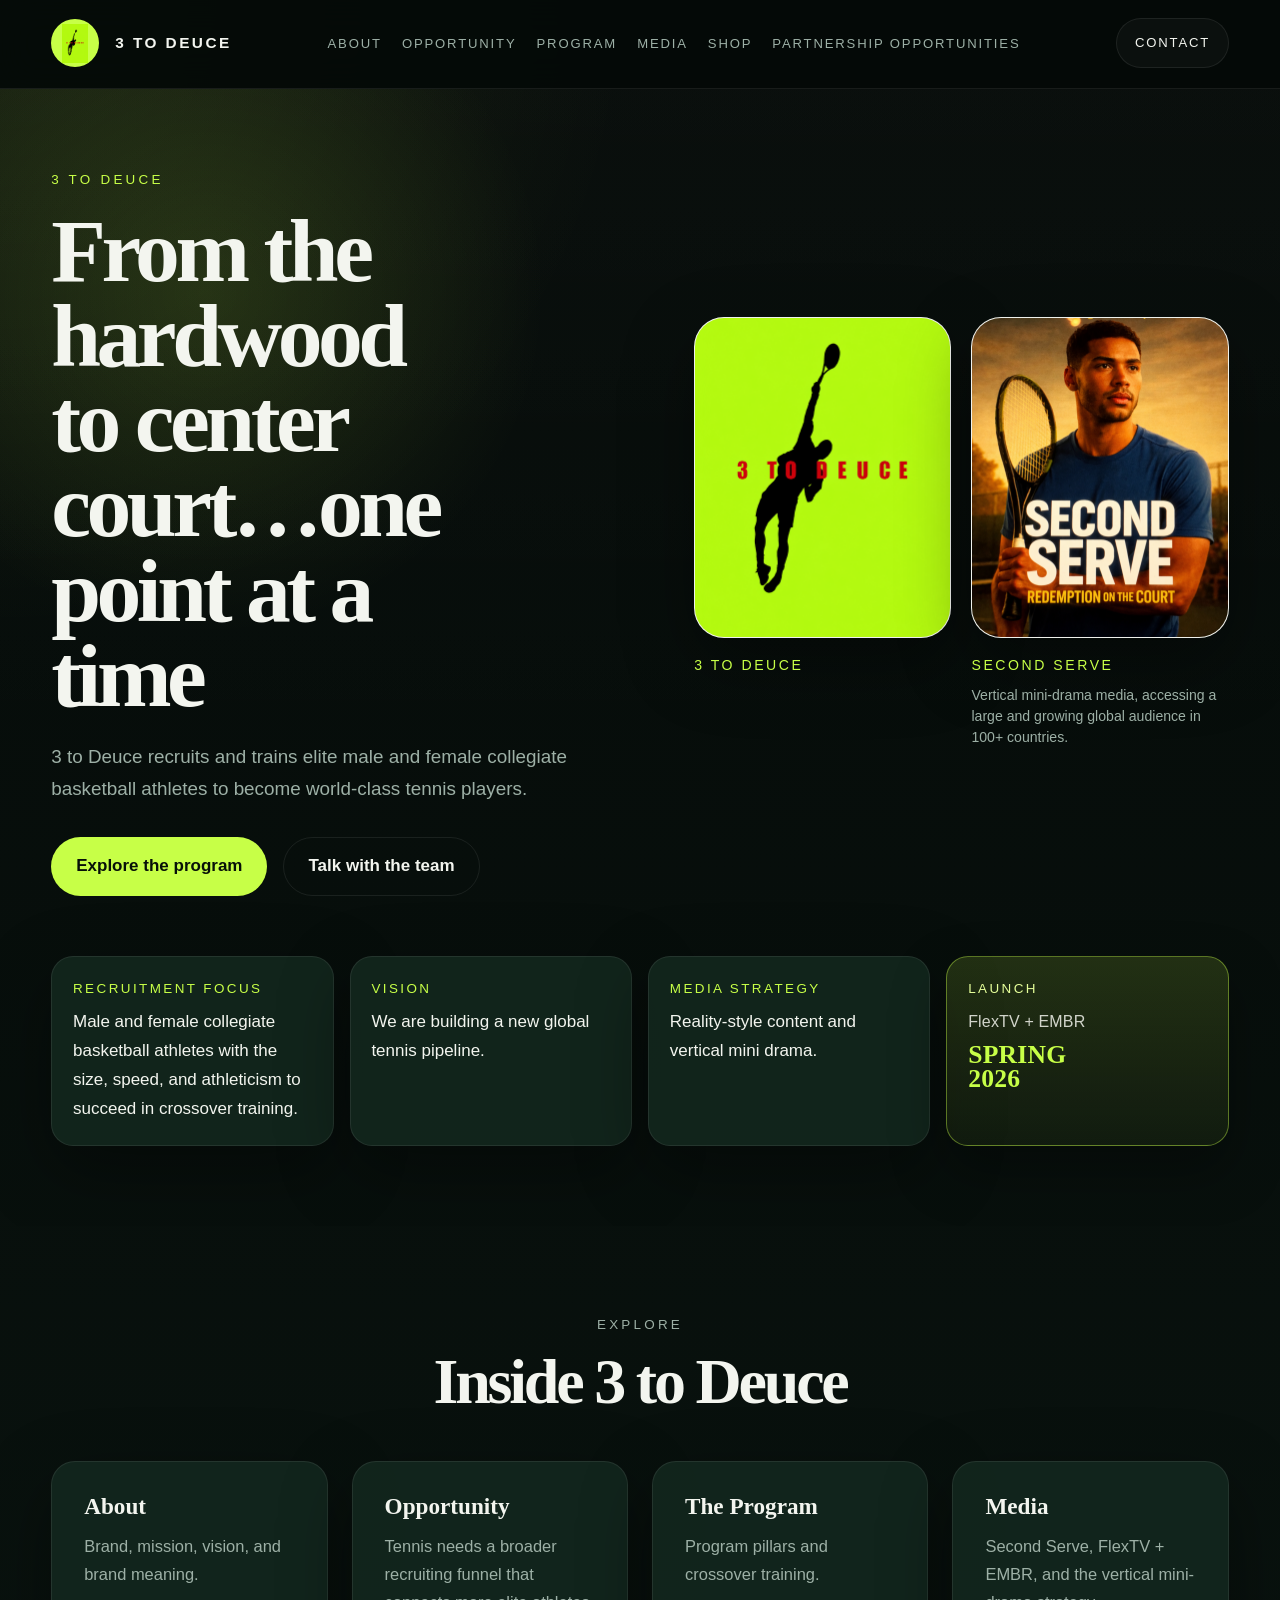
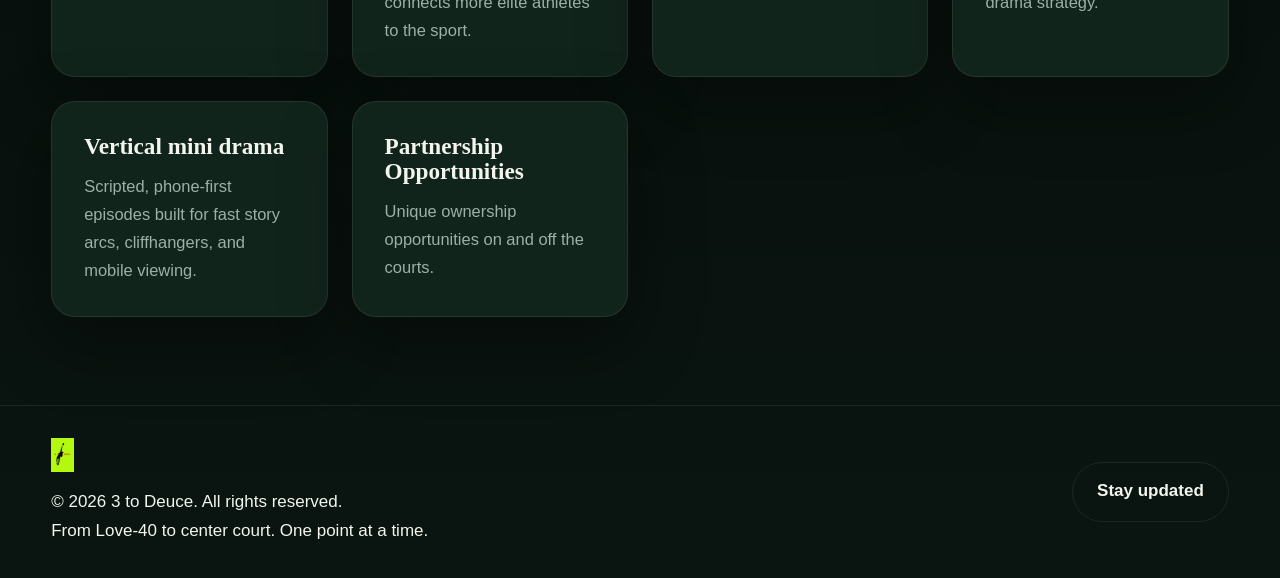
<file: index.html>
<!DOCTYPE html>
<html lang="en">
<head>
    <meta charset="UTF-8">
    <meta name="viewport" content="width=device-width, initial-scale=1.0">
    <title>3 to Deuce | Home</title>
    <link rel="stylesheet" href="styles.css?v=20260527">
</head>
<body data-page="home">
    <header>
        <nav class="navbar">
            <div class="container nav-shell">
                <a class="brand-lockup" href="index.html" aria-label="3 to Deuce home">
                    <span class="brand-mark"><img src="images/updated-logo-accent.png?v=20260527" alt="" aria-hidden="true"></span>
                    <span class="brand-copy">
                        <strong>3 to Deuce</strong>
                    </span>
                </a>
                <ul class="nav-menu nav-menu-desktop">
                    <li><a href="about.html">About</a></li>
                    <li><a href="opportunity.html">Opportunity</a></li>
                    <li><a href="program.html">Program</a></li>
                    <li><a href="media.html">Media</a></li>
                    <li><a href="shop.html">Shop</a></li>
                    <li><a href="sponsorship.html">Partnership Opportunities</a></li>
                </ul>
                <div class="nav-actions">
                    <a href="contact.html" class="nav-contact">Contact</a>
                    <button class="menu-toggle" type="button" aria-expanded="false" aria-controls="site-menu">
                        <span>Menu</span>
                        <span class="menu-toggle-icon" aria-hidden="true"></span>
                    </button>
                </div>
            </div>
            <div class="nav-panel" id="site-menu">
                <div class="container nav-panel-inner">
                    <ul class="nav-menu">
                        <li><a href="index.html">Home</a></li>
                        <li><a href="about.html">About</a></li>
                        <li><a href="opportunity.html">Opportunity</a></li>
                        <li><a href="program.html">The Program</a></li>
                        <li><a href="media.html">Media</a></li>
                        <li><a href="shop.html">Shop</a></li>
                        <li><a href="sponsorship.html">Partnership Opportunities</a></li>
                        <li><a href="contact.html">Contact</a></li>
                    </ul>
                </div>
            </div>
        </nav>
    </header>

    <main>
        <section class="hero hero-home">
            <div class="container hero-content">
                <div class="hero-copy">
                    <p class="eyebrow">3 to Deuce</p>
                    <h1>From the hardwood to center court…one point at a time</h1>
                    <p class="lead">3 to Deuce recruits and trains elite male and female collegiate basketball athletes to become world-class tennis players.</p>
                    <div class="cta-group">
                        <a href="program.html" class="cta-button primary">Explore the program</a>
                        <a href="contact.html" class="cta-button ghost">Talk with the team</a>
                    </div>
                </div>
                <div class="hero-gallery reveal">
                    <div class="hero-visual">
                        <div class="hero-visual-frame">
                            <img src="images/updated-logo-accent.png?v=20260527" alt="3 to Deuce tennis silhouette artwork">
                        </div>
                        <div class="hero-visual-caption">
                            <span>3 to Deuce</span>
                        </div>
                    </div>
                    <div class="hero-visual">
                        <div class="hero-visual-frame">
                            <img src="images/show-poster.png?v=20260527" alt="Second Serve poster">
                        </div>
                        <div class="hero-visual-caption hero-visual-caption-detail">
                            <span>Second Serve</span>
                            <p>Vertical mini-drama media, accessing a large and growing global audience in 100+ countries.</p>
                        </div>
                    </div>
                </div>
            </div>
            <div class="container stats-strip">
                <div class="stat-card reveal">
                    <span class="stat">Recruitment focus</span>
                    <p>Male and female collegiate basketball athletes with the size, speed, and athleticism to succeed in crossover training.</p>
                </div>
                <div class="stat-card reveal">
                    <span class="stat">Vision</span>
                    <p>We are building a new global tennis pipeline.</p>
                </div>
                <div class="stat-card reveal">
                    <span class="stat">Media strategy</span>
                    <p>Reality-style content and vertical mini drama.</p>
                </div>
                <div class="stat-card reveal launch-card">
                    <span class="stat">Launch</span>
                    <p class="launch-copy">FlexTV + EMBR</p>
                    <p class="launch-date"><span>Spring</span><span>2026</span></p>
                </div>
            </div>
        </section>

        <section class="section">
            <div class="container">
                <div class="section-header">
                    <p class="eyebrow">Explore</p>
                    <h2>Inside 3 to Deuce</h2>
                </div>
                <div class="grid three-column">
                    <a class="card page-card reveal" href="about.html">
                        <h3>About</h3>
                        <p>Brand, mission, vision, and brand meaning.</p>
                    </a>
                    <a class="card page-card reveal" href="opportunity.html">
                        <h3>Opportunity</h3>
                        <p>Tennis needs a broader recruiting funnel that connects more elite athletes to the sport.</p>
                    </a>
                    <a class="card page-card reveal" href="program.html">
                        <h3>The Program</h3>
                        <p>Program pillars and crossover training.</p>
                    </a>
                    <a class="card page-card reveal" href="media.html">
                        <h3>Media</h3>
                        <p>Second Serve, FlexTV + EMBR, and the vertical mini-drama strategy.</p>
                    </a>
                    <div class="card reveal">
                        <h3>Vertical mini drama</h3>
                        <p>Scripted, phone-first episodes built for fast story arcs, cliffhangers, and mobile viewing.</p>
                    </div>
                    <a class="card page-card reveal" href="sponsorship.html">
                        <h3>Partnership Opportunities</h3>
                        <p>Unique ownership opportunities on and off the courts.</p>
                    </a>
                </div>
            </div>
        </section>
    </main>

    <footer>
        <div class="container footer-grid">
            <div>
                <div class="footer-logos">
                    <img src="images/updated-logo-accent.png?v=20260527" alt="3 to Deuce logo">
                </div>
                <p>&copy; 2026 3 to Deuce. All rights reserved.</p>
                <p>From Love-40 to center court. One point at a time.</p>
            </div>
            <div class="footer-cta">
                <a href="contact.html" class="cta-button ghost">Stay updated</a>
            </div>
        </div>
    </footer>

    <script src="script.js?v=20260527"></script>
</body>
</html>
</file>
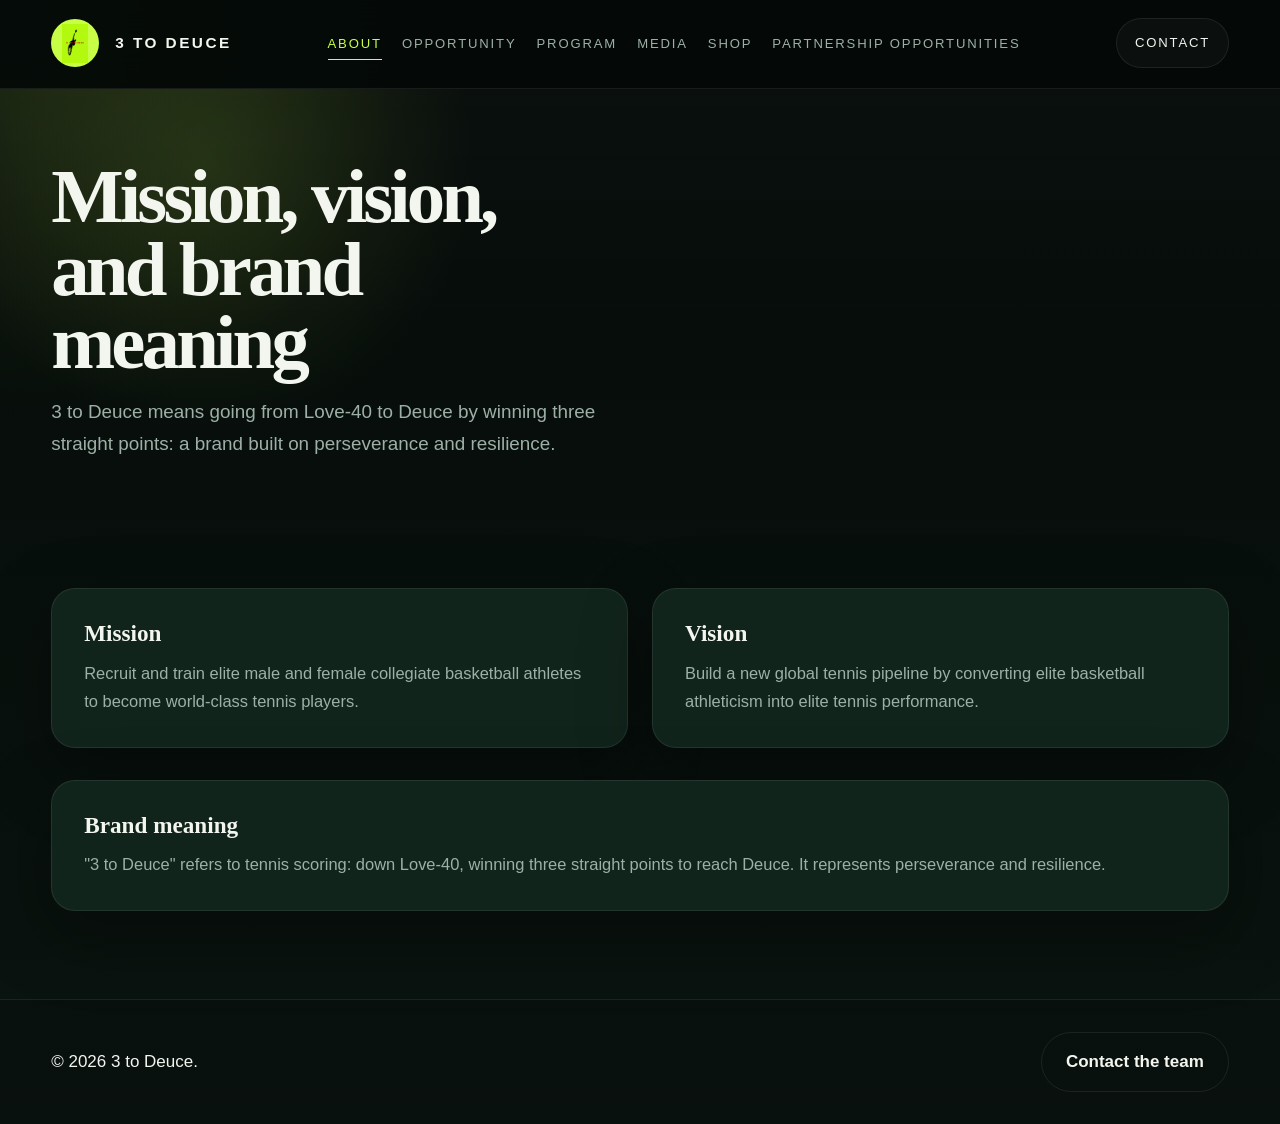
<file: about.html>
<!DOCTYPE html>
<html lang="en">
<head>
    <meta charset="UTF-8">
    <meta name="viewport" content="width=device-width, initial-scale=1.0">
    <title>3 to Deuce | About</title>
    <link rel="stylesheet" href="styles.css?v=20260527">
</head>
<body data-page="about">
    <header>
        <nav class="navbar">
            <div class="container nav-shell">
                <a class="brand-lockup" href="index.html" aria-label="3 to Deuce home">
                    <span class="brand-mark"><img src="images/updated-logo-accent.png?v=20260527" alt="" aria-hidden="true"></span>
                    <span class="brand-copy">
                        <strong>3 to Deuce</strong>
                    </span>
                </a>
                <ul class="nav-menu nav-menu-desktop">
                    <li><a href="about.html">About</a></li>
                    <li><a href="opportunity.html">Opportunity</a></li>
                    <li><a href="program.html">Program</a></li>
                    <li><a href="media.html">Media</a></li>
                    <li><a href="shop.html">Shop</a></li>
                    <li><a href="sponsorship.html">Partnership Opportunities</a></li>
                </ul>
                <div class="nav-actions">
                    <a href="contact.html" class="nav-contact">Contact</a>
                    <button class="menu-toggle" type="button" aria-expanded="false" aria-controls="site-menu">
                        <span>Menu</span>
                        <span class="menu-toggle-icon" aria-hidden="true"></span>
                    </button>
                </div>
            </div>
            <div class="nav-panel" id="site-menu">
                <div class="container nav-panel-inner">
                    <ul class="nav-menu">
                        <li><a href="index.html">Home</a></li>
                        <li><a href="about.html">About</a></li>
                        <li><a href="opportunity.html">Opportunity</a></li>
                        <li><a href="program.html">The Program</a></li>
                        <li><a href="media.html">Media</a></li>
                        <li><a href="shop.html">Shop</a></li>
                        <li><a href="sponsorship.html">Partnership Opportunities</a></li>
                        <li><a href="contact.html">Contact</a></li>
                    </ul>
                </div>
            </div>
        </nav>
    </header>

    <main>
        <section class="page-hero">
            <div class="container">
                <h1>Mission, vision, and brand meaning</h1>
                <p class="lead">3 to Deuce means going from Love-40 to Deuce by winning three straight points: a brand built on perseverance and resilience.</p>
            </div>
        </section>

        <section class="section">
            <div class="container">
                <div class="grid two-column">
                    <div class="card reveal">
                        <h3>Mission</h3>
                        <p>Recruit and train elite male and female collegiate basketball athletes to become world-class tennis players.</p>
                    </div>
                    <div class="card reveal">
                        <h3>Vision</h3>
                        <p>Build a new global tennis pipeline by converting elite basketball athleticism into elite tennis performance.</p>
                    </div>
                </div>
                <div class="story-card reveal">
                    <h3>Brand meaning</h3>
                    <p>"3 to Deuce" refers to tennis scoring: down Love-40, winning three straight points to reach Deuce. It represents perseverance and resilience.</p>
                </div>
            </div>
        </section>
    </main>

    <footer class="site-footer-minimal">
        <div class="container footer-grid">
            <p>&copy; 2026 3 to Deuce.</p>
            <a href="contact.html" class="cta-button ghost">Contact the team</a>
        </div>
    </footer>
    <script src="script.js?v=20260527"></script>
</body>
</html>
</file>
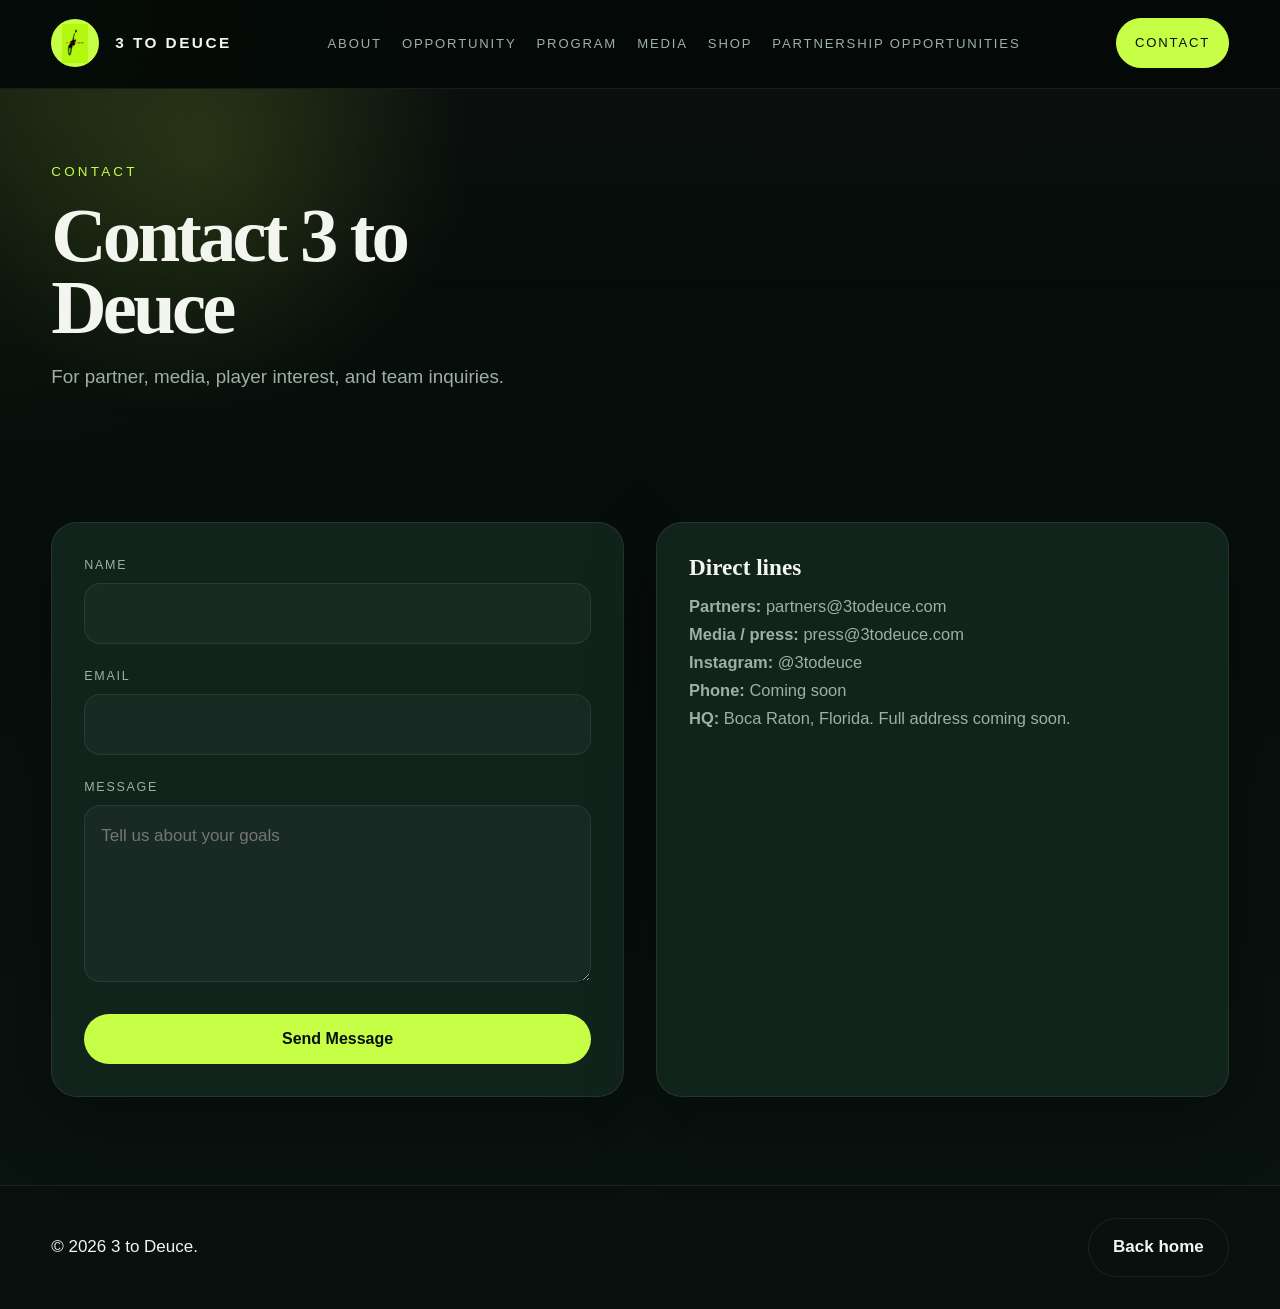
<file: contact.html>
<!DOCTYPE html>
<html lang="en">
<head>
    <meta charset="UTF-8">
    <meta name="viewport" content="width=device-width, initial-scale=1.0">
    <title>3 to Deuce | Contact</title>
    <link rel="stylesheet" href="styles.css?v=20260527">
</head>
<body data-page="contact">
    <header>
        <nav class="navbar">
            <div class="container nav-shell">
                <a class="brand-lockup" href="index.html" aria-label="3 to Deuce home">
                    <span class="brand-mark"><img src="images/updated-logo-accent.png?v=20260527" alt="" aria-hidden="true"></span>
                    <span class="brand-copy">
                        <strong>3 to Deuce</strong>
                    </span>
                </a>
                <ul class="nav-menu nav-menu-desktop">
                    <li><a href="about.html">About</a></li>
                    <li><a href="opportunity.html">Opportunity</a></li>
                    <li><a href="program.html">Program</a></li>
                    <li><a href="media.html">Media</a></li>
                    <li><a href="shop.html">Shop</a></li>
                    <li><a href="sponsorship.html">Partnership Opportunities</a></li>
                </ul>
                <div class="nav-actions">
                    <a href="contact.html" class="nav-contact">Contact</a>
                    <button class="menu-toggle" type="button" aria-expanded="false" aria-controls="site-menu">
                        <span>Menu</span>
                        <span class="menu-toggle-icon" aria-hidden="true"></span>
                    </button>
                </div>
            </div>
            <div class="nav-panel" id="site-menu">
                <div class="container nav-panel-inner">
                    <ul class="nav-menu">
                        <li><a href="index.html">Home</a></li>
                        <li><a href="about.html">About</a></li>
                        <li><a href="opportunity.html">Opportunity</a></li>
                        <li><a href="program.html">The Program</a></li>
                        <li><a href="media.html">Media</a></li>
                        <li><a href="shop.html">Shop</a></li>
                        <li><a href="sponsorship.html">Partnership Opportunities</a></li>
                        <li><a href="contact.html">Contact</a></li>
                    </ul>
                </div>
            </div>
        </nav>
    </header>

    <main>
        <section class="page-hero">
            <div class="container">
                <p class="eyebrow">Contact</p>
                <h1>Contact 3 to Deuce</h1>
                <p class="lead">For partner, media, player interest, and team inquiries.</p>
            </div>
        </section>

        <section class="section">
            <div class="container">
                <div class="contact-layout">
                    <form class="contact-form">
                        <div class="form-group">
                            <label for="name">Name</label>
                            <input type="text" id="name" name="name" required>
                        </div>
                        <div class="form-group">
                            <label for="email">Email</label>
                            <input type="email" id="email" name="email" required>
                        </div>
                        <div class="form-group">
                            <label for="message">Message</label>
                            <textarea id="message" name="message" rows="5" placeholder="Tell us about your goals" required></textarea>
                        </div>
                        <button type="submit" class="submit-button">Send Message</button>
                    </form>
                    <div class="contact-info card reveal">
                        <h3>Direct lines</h3>
                        <p><strong>Partners:</strong> partners@3todeuce.com</p>
                        <p><strong>Media / press:</strong> press@3todeuce.com</p>
                        <p><strong>Instagram:</strong> @3todeuce</p>
                        <p><strong>Phone:</strong> Coming soon</p>
                        <p><strong>HQ:</strong> Boca Raton, Florida. Full address coming soon.</p>
                    </div>
                </div>
            </div>
        </section>
    </main>

    <footer class="site-footer-minimal">
        <div class="container footer-grid">
            <p>&copy; 2026 3 to Deuce.</p>
            <a href="index.html" class="cta-button ghost">Back home</a>
        </div>
    </footer>
    <script src="script.js?v=20260527"></script>
</body>
</html>
</file>
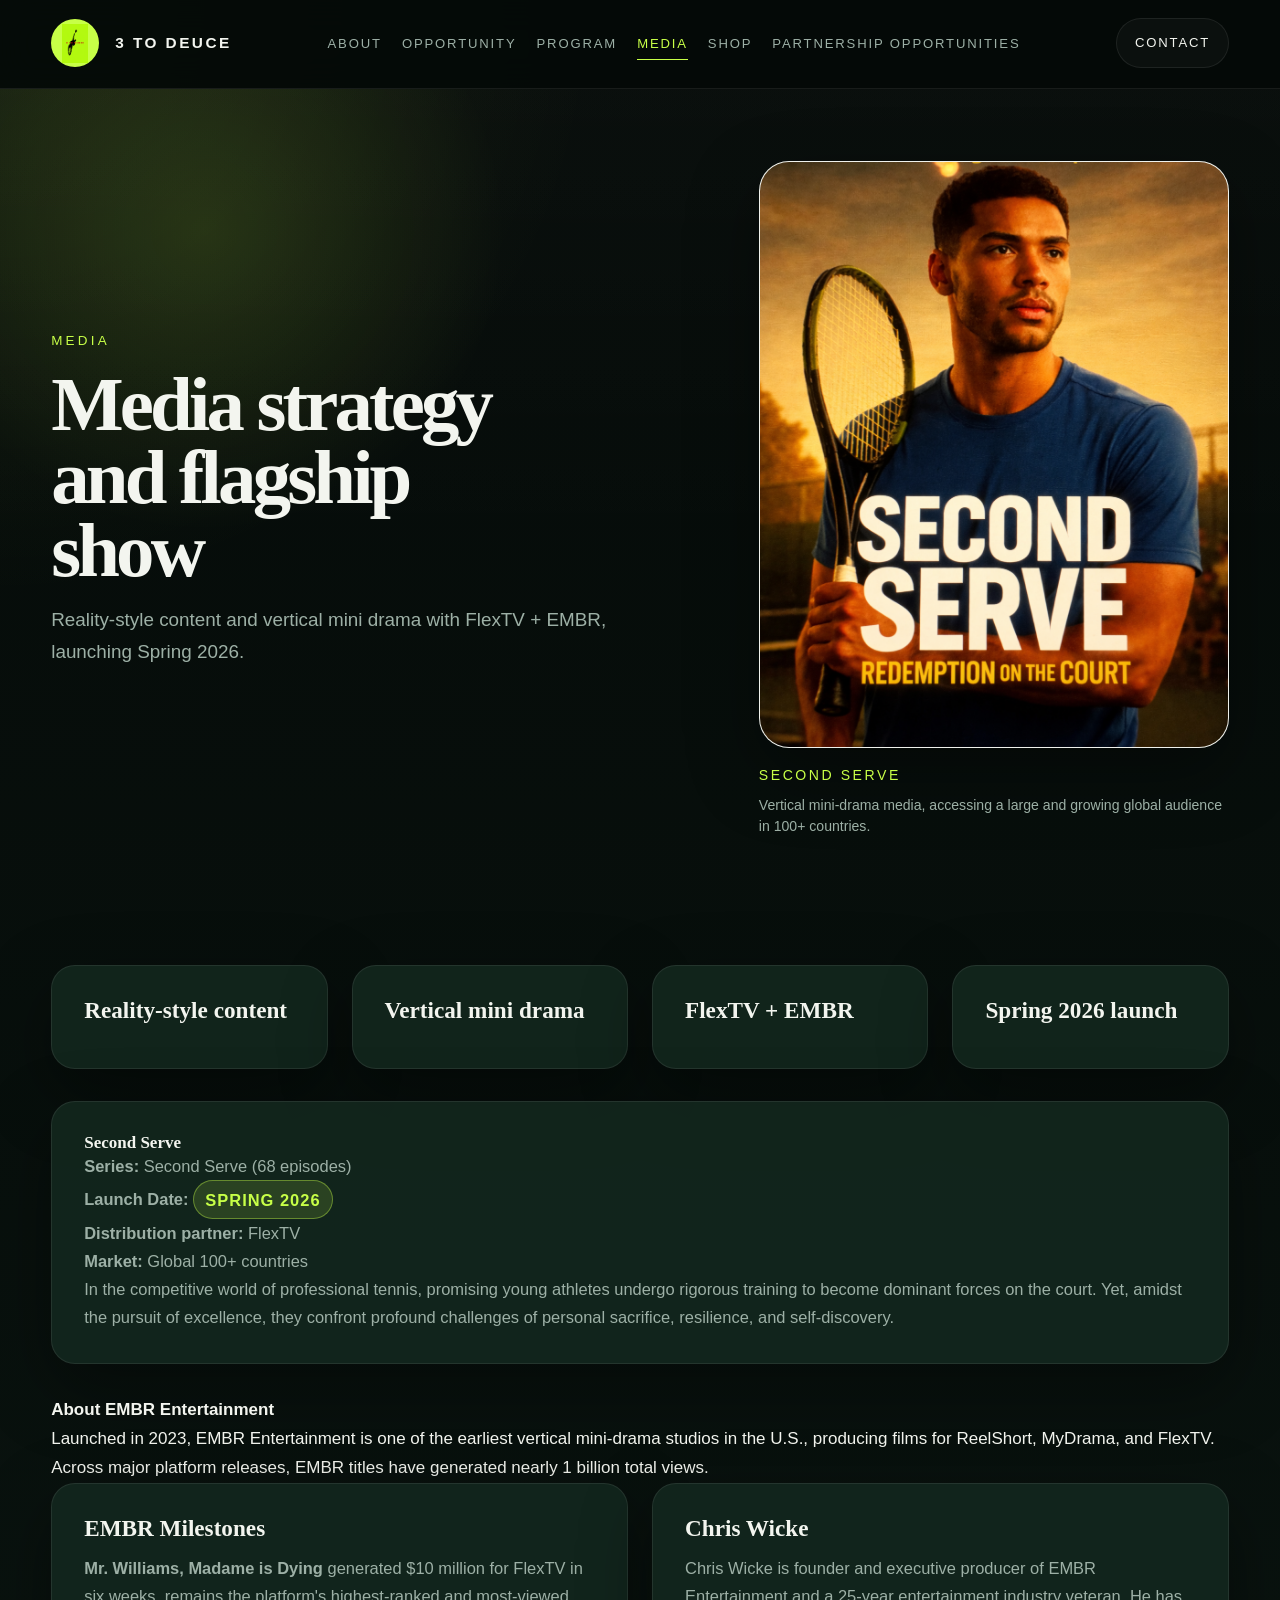
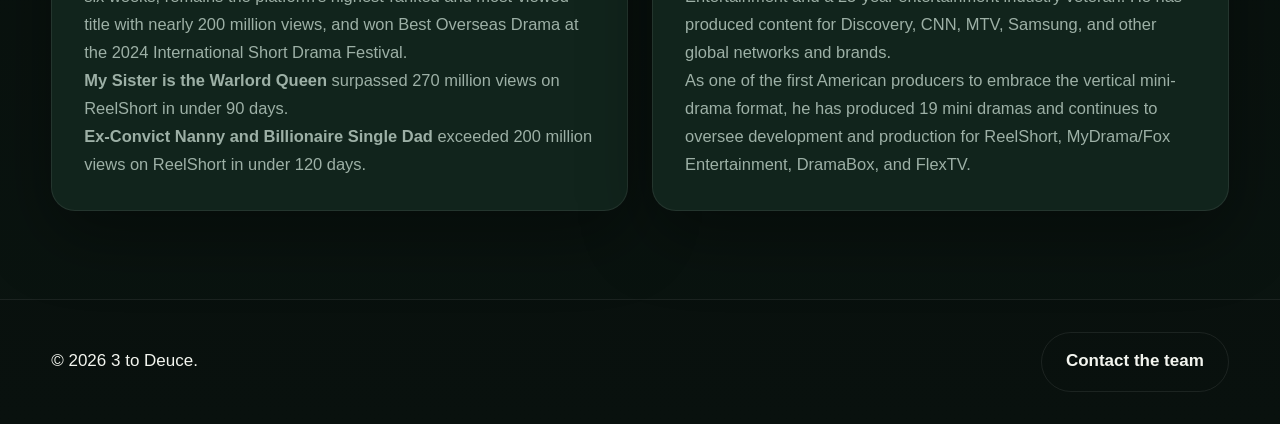
<file: media.html>
<!DOCTYPE html>
<html lang="en">
<head>
    <meta charset="UTF-8">
    <meta name="viewport" content="width=device-width, initial-scale=1.0">
    <title>3 to Deuce | Media</title>
    <link rel="stylesheet" href="styles.css?v=20260527">
</head>
<body data-page="media">
    <header>
        <nav class="navbar">
            <div class="container nav-shell">
                <a class="brand-lockup" href="index.html" aria-label="3 to Deuce home">
                    <span class="brand-mark"><img src="images/updated-logo-accent.png?v=20260527" alt="" aria-hidden="true"></span>
                    <span class="brand-copy">
                        <strong>3 to Deuce</strong>
                    </span>
                </a>
                <ul class="nav-menu nav-menu-desktop">
                    <li><a href="about.html">About</a></li>
                    <li><a href="opportunity.html">Opportunity</a></li>
                    <li><a href="program.html">Program</a></li>
                    <li><a href="media.html">Media</a></li>
                    <li><a href="shop.html">Shop</a></li>
                    <li><a href="sponsorship.html">Partnership Opportunities</a></li>
                </ul>
                <div class="nav-actions">
                    <a href="contact.html" class="nav-contact">Contact</a>
                    <button class="menu-toggle" type="button" aria-expanded="false" aria-controls="site-menu">
                        <span>Menu</span>
                        <span class="menu-toggle-icon" aria-hidden="true"></span>
                    </button>
                </div>
            </div>
            <div class="nav-panel" id="site-menu">
                <div class="container nav-panel-inner">
                    <ul class="nav-menu">
                        <li><a href="index.html">Home</a></li>
                        <li><a href="about.html">About</a></li>
                        <li><a href="opportunity.html">Opportunity</a></li>
                        <li><a href="program.html">The Program</a></li>
                        <li><a href="media.html">Media</a></li>
                        <li><a href="shop.html">Shop</a></li>
                        <li><a href="sponsorship.html">Partnership Opportunities</a></li>
                        <li><a href="contact.html">Contact</a></li>
                    </ul>
                </div>
            </div>
        </nav>
    </header>

    <main>
        <section class="page-hero">
            <div class="container hero-content">
                <div class="hero-copy">
                    <p class="eyebrow">Media</p>
                    <h1>Media strategy and flagship show</h1>
                    <p class="lead">Reality-style content and vertical mini drama with FlexTV + EMBR, launching Spring 2026.</p>
                </div>
                <div class="hero-visual reveal">
                    <div class="hero-visual-frame">
                        <img src="images/show-poster.png?v=20260527" alt="Second Serve poster">
                    </div>
                    <div class="hero-visual-caption hero-visual-caption-detail">
                        <span>Second Serve</span>
                        <p>Vertical mini-drama media, accessing a large and growing global audience in 100+ countries.</p>
                    </div>
                </div>
            </div>
        </section>

        <section class="section">
            <div class="container">
                <div class="grid four-column">
                    <div class="card reveal">
                        <h3>Reality-style content</h3>
                    </div>
                    <div class="card reveal">
                        <h3>Vertical mini drama</h3>
                    </div>
                    <div class="card reveal">
                        <h3>FlexTV + EMBR</h3>
                    </div>
                    <div class="card reveal">
                        <h3>Spring 2026 launch</h3>
                    </div>
                </div>
                <div class="media-panel highlight reveal">
                    <h4>Second Serve</h4>
                    <p><strong>Series:</strong> Second Serve (68 episodes)</p>
                    <p><strong>Launch Date:</strong> <span class="launch-badge">Spring 2026</span></p>
                    <p><strong>Distribution partner:</strong> FlexTV</p>
                    <p><strong>Market:</strong> Global 100+ countries</p>
                    <p>In the competitive world of professional tennis, promising young athletes undergo rigorous training to become dominant forces on the court. Yet, amidst the pursuit of excellence, they confront profound challenges of personal sacrifice, resilience, and self-discovery.</p>
                </div>
                <div class="media-panel reveal">
                    <h4>About EMBR Entertainment</h4>
                    <p>Launched in 2023, EMBR Entertainment is one of the earliest vertical mini-drama studios in the U.S., producing films for ReelShort, MyDrama, and FlexTV. Across major platform releases, EMBR titles have generated nearly 1 billion total views.</p>
                </div>
                <div class="grid two-column">
                    <div class="card reveal">
                        <h3>EMBR Milestones</h3>
                        <p><strong>Mr. Williams, Madame is Dying</strong> generated $10 million for FlexTV in six weeks, remains the platform's highest-ranked and most-viewed title with nearly 200 million views, and won Best Overseas Drama at the 2024 International Short Drama Festival.</p>
                        <p><strong>My Sister is the Warlord Queen</strong> surpassed 270 million views on ReelShort in under 90 days.</p>
                        <p><strong>Ex-Convict Nanny and Billionaire Single Dad</strong> exceeded 200 million views on ReelShort in under 120 days.</p>
                    </div>
                    <div class="card reveal">
                        <h3>Chris Wicke</h3>
                        <p>Chris Wicke is founder and executive producer of EMBR Entertainment and a 25-year entertainment industry veteran. He has produced content for Discovery, CNN, MTV, Samsung, and other global networks and brands.</p>
                        <p>As one of the first American producers to embrace the vertical mini-drama format, he has produced 19 mini dramas and continues to oversee development and production for ReelShort, MyDrama/Fox Entertainment, DramaBox, and FlexTV.</p>
                    </div>
                </div>
            </div>
        </section>
    </main>

    <footer class="site-footer-minimal">
        <div class="container footer-grid">
            <p>&copy; 2026 3 to Deuce.</p>
            <a href="contact.html" class="cta-button ghost">Contact the team</a>
        </div>
    </footer>
    <script src="script.js?v=20260527"></script>
</body>
</html>
</file>
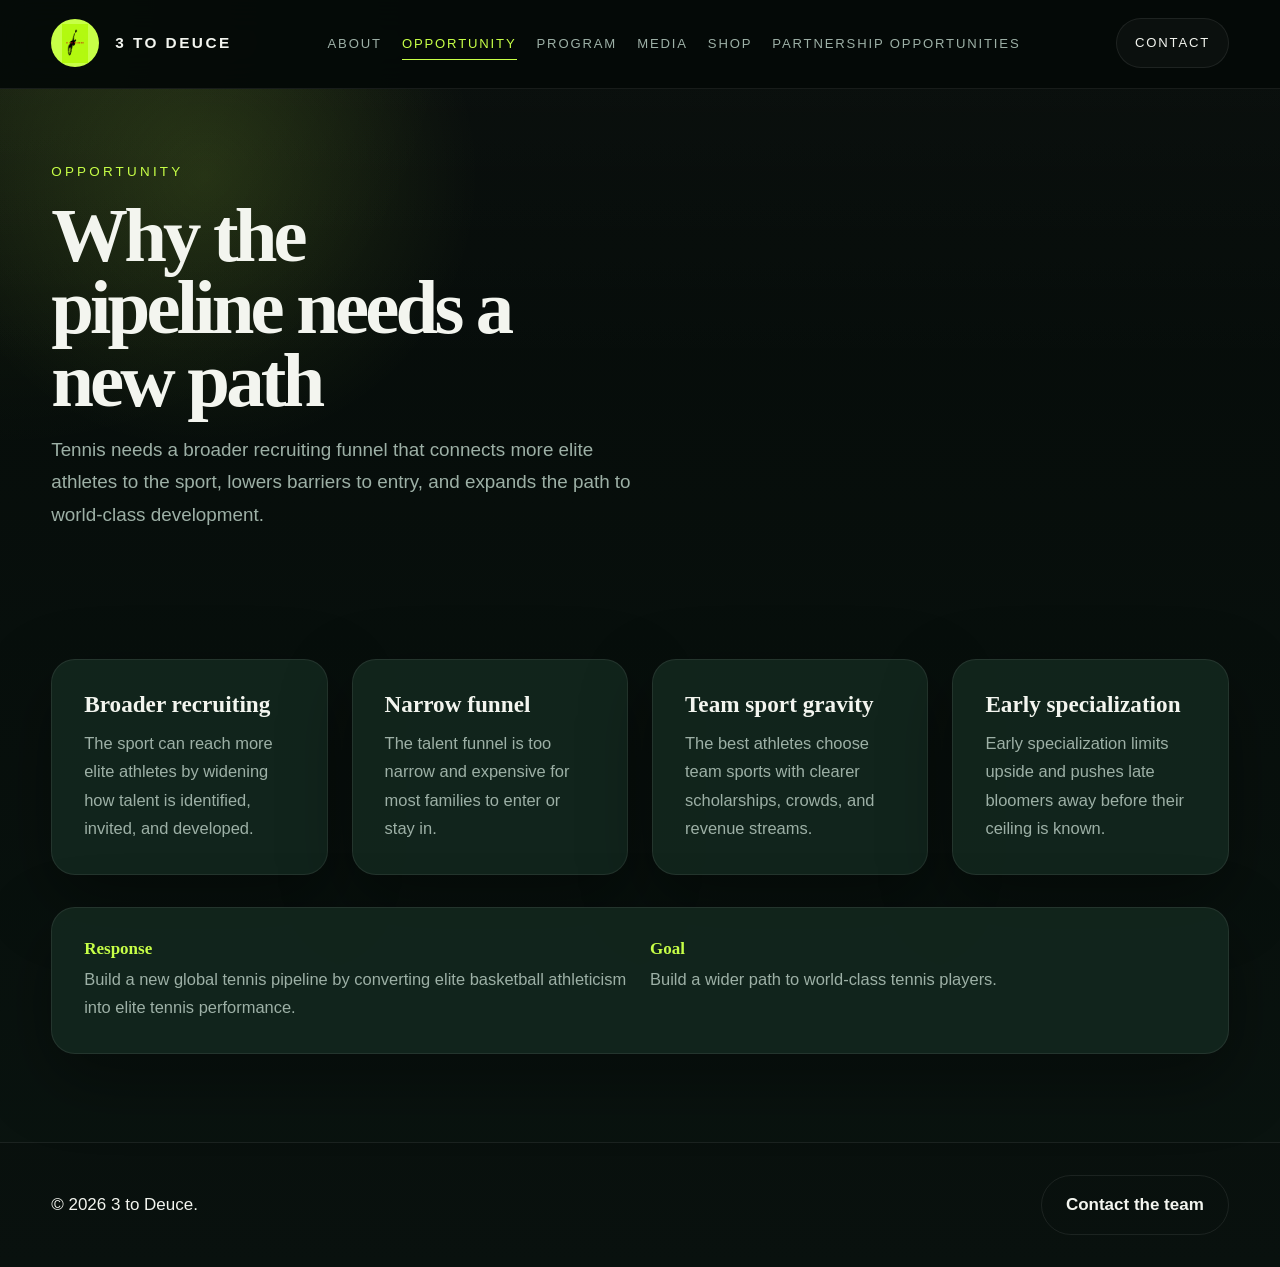
<file: opportunity.html>
<!DOCTYPE html>
<html lang="en">
<head>
    <meta charset="UTF-8">
    <meta name="viewport" content="width=device-width, initial-scale=1.0">
    <title>3 to Deuce | Opportunity</title>
    <link rel="stylesheet" href="styles.css?v=20260527">
</head>
<body data-page="opportunity">
    <header>
        <nav class="navbar">
            <div class="container nav-shell">
                <a class="brand-lockup" href="index.html" aria-label="3 to Deuce home">
                    <span class="brand-mark"><img src="images/updated-logo-accent.png?v=20260527" alt="" aria-hidden="true"></span>
                    <span class="brand-copy">
                        <strong>3 to Deuce</strong>
                    </span>
                </a>
                <ul class="nav-menu nav-menu-desktop">
                    <li><a href="about.html">About</a></li>
                    <li><a href="opportunity.html">Opportunity</a></li>
                    <li><a href="program.html">Program</a></li>
                    <li><a href="media.html">Media</a></li>
                    <li><a href="shop.html">Shop</a></li>
                    <li><a href="sponsorship.html">Partnership Opportunities</a></li>
                </ul>
                <div class="nav-actions">
                    <a href="contact.html" class="nav-contact">Contact</a>
                    <button class="menu-toggle" type="button" aria-expanded="false" aria-controls="site-menu">
                        <span>Menu</span>
                        <span class="menu-toggle-icon" aria-hidden="true"></span>
                    </button>
                </div>
            </div>
            <div class="nav-panel" id="site-menu">
                <div class="container nav-panel-inner">
                    <ul class="nav-menu">
                        <li><a href="index.html">Home</a></li>
                        <li><a href="about.html">About</a></li>
                        <li><a href="opportunity.html">Opportunity</a></li>
                        <li><a href="program.html">The Program</a></li>
                        <li><a href="media.html">Media</a></li>
                        <li><a href="shop.html">Shop</a></li>
                        <li><a href="sponsorship.html">Partnership Opportunities</a></li>
                        <li><a href="contact.html">Contact</a></li>
                    </ul>
                </div>
            </div>
        </nav>
    </header>

    <main>
        <section class="page-hero">
            <div class="container">
                <p class="eyebrow">Opportunity</p>
                <h1>Why the pipeline needs a new path</h1>
                <p class="lead">Tennis needs a broader recruiting funnel that connects more elite athletes to the sport, lowers barriers to entry, and expands the path to world-class development.</p>
            </div>
        </section>

        <section class="section">
            <div class="container">
                <div class="grid four-column">
                    <div class="card reveal">
                        <h3>Broader recruiting</h3>
                        <p>The sport can reach more elite athletes by widening how talent is identified, invited, and developed.</p>
                    </div>
                    <div class="card reveal">
                        <h3>Narrow funnel</h3>
                        <p>The talent funnel is too narrow and expensive for most families to enter or stay in.</p>
                    </div>
                    <div class="card reveal">
                        <h3>Team sport gravity</h3>
                        <p>The best athletes choose team sports with clearer scholarships, crowds, and revenue streams.</p>
                    </div>
                    <div class="card reveal">
                        <h3>Early specialization</h3>
                        <p>Early specialization limits upside and pushes late bloomers away before their ceiling is known.</p>
                    </div>
                </div>
                <div class="pipeline highlight reveal">
                    <div>
                        <h4>Response</h4>
                        <p>Build a new global tennis pipeline by converting elite basketball athleticism into elite tennis performance.</p>
                    </div>
                    <div>
                        <h4>Goal</h4>
                        <p>Build a wider path to world-class tennis players.</p>
                    </div>
                </div>
            </div>
        </section>
    </main>

    <footer class="site-footer-minimal">
        <div class="container footer-grid">
            <p>&copy; 2026 3 to Deuce.</p>
            <a href="contact.html" class="cta-button ghost">Contact the team</a>
        </div>
    </footer>
    <script src="script.js?v=20260527"></script>
</body>
</html>
</file>
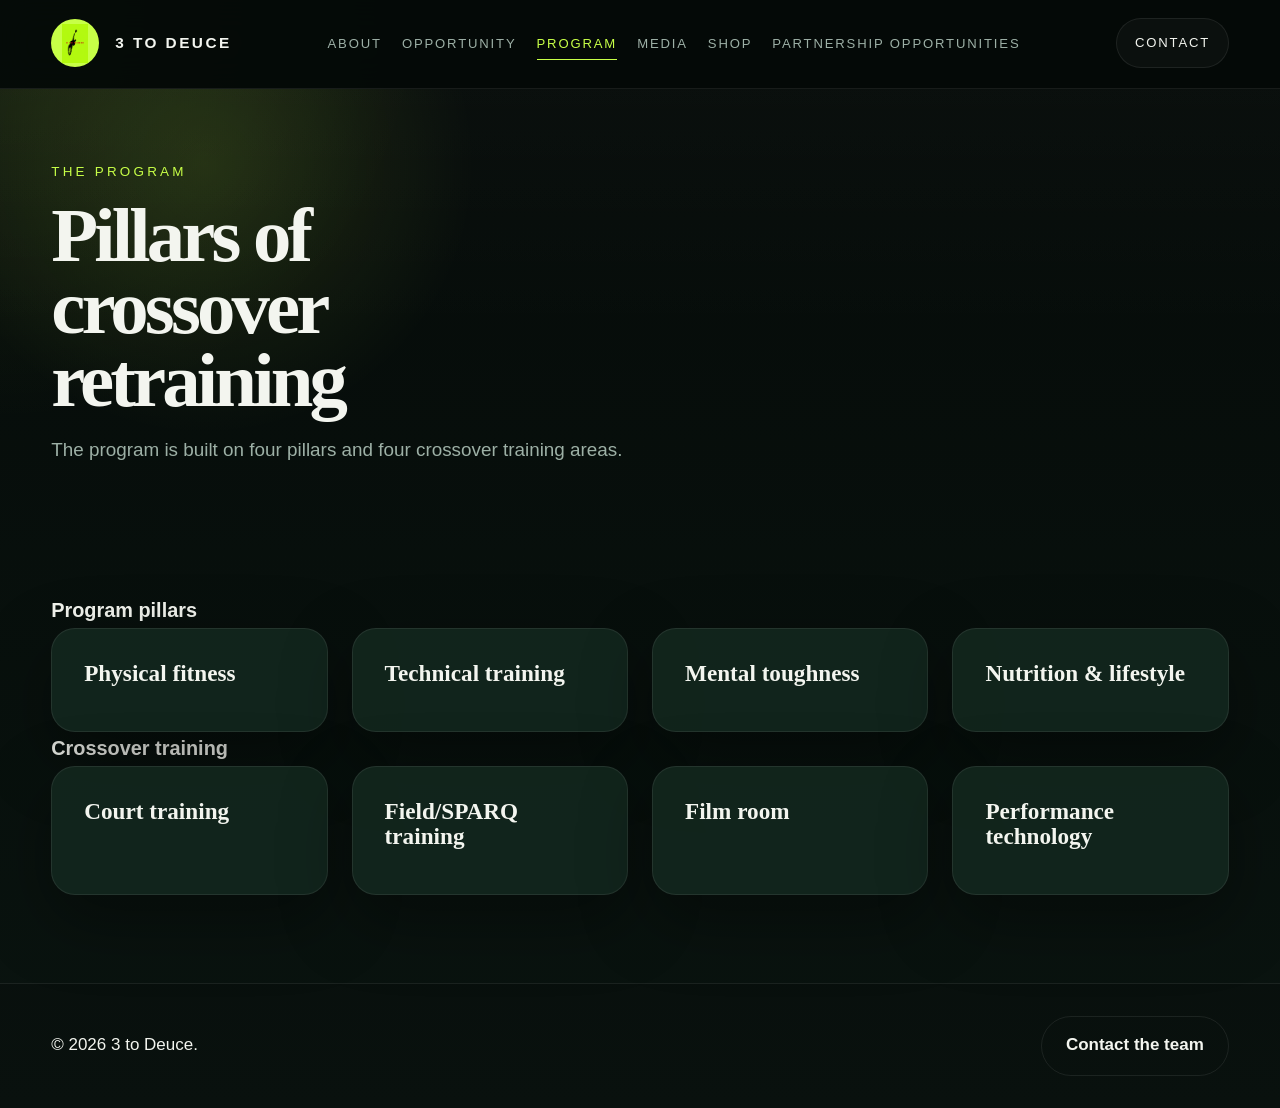
<file: program.html>
<!DOCTYPE html>
<html lang="en">
<head>
    <meta charset="UTF-8">
    <meta name="viewport" content="width=device-width, initial-scale=1.0">
    <title>3 to Deuce | Program</title>
    <link rel="stylesheet" href="styles.css?v=20260527">
</head>
<body data-page="program">
    <header>
        <nav class="navbar">
            <div class="container nav-shell">
                <a class="brand-lockup" href="index.html" aria-label="3 to Deuce home">
                    <span class="brand-mark"><img src="images/updated-logo-accent.png?v=20260527" alt="" aria-hidden="true"></span>
                    <span class="brand-copy">
                        <strong>3 to Deuce</strong>
                    </span>
                </a>
                <ul class="nav-menu nav-menu-desktop">
                    <li><a href="about.html">About</a></li>
                    <li><a href="opportunity.html">Opportunity</a></li>
                    <li><a href="program.html">Program</a></li>
                    <li><a href="media.html">Media</a></li>
                    <li><a href="shop.html">Shop</a></li>
                    <li><a href="sponsorship.html">Partnership Opportunities</a></li>
                </ul>
                <div class="nav-actions">
                    <a href="contact.html" class="nav-contact">Contact</a>
                    <button class="menu-toggle" type="button" aria-expanded="false" aria-controls="site-menu">
                        <span>Menu</span>
                        <span class="menu-toggle-icon" aria-hidden="true"></span>
                    </button>
                </div>
            </div>
            <div class="nav-panel" id="site-menu">
                <div class="container nav-panel-inner">
                    <ul class="nav-menu">
                        <li><a href="index.html">Home</a></li>
                        <li><a href="about.html">About</a></li>
                        <li><a href="opportunity.html">Opportunity</a></li>
                        <li><a href="program.html">The Program</a></li>
                        <li><a href="media.html">Media</a></li>
                        <li><a href="shop.html">Shop</a></li>
                        <li><a href="sponsorship.html">Partnership Opportunities</a></li>
                        <li><a href="contact.html">Contact</a></li>
                    </ul>
                </div>
            </div>
        </nav>
    </header>

    <main>
        <section class="page-hero">
            <div class="container">
                <p class="eyebrow">The program</p>
                <h1>Pillars of crossover retraining</h1>
                <p class="lead">The program is built on four pillars and four crossover training areas.</p>
            </div>
        </section>

        <section class="section">
            <div class="container">
                <h3 class="subheading">Program pillars</h3>
                <div class="grid four-column">
                    <div class="card reveal">
                        <h4>Physical fitness</h4>
                    </div>
                    <div class="card reveal">
                        <h4>Technical training</h4>
                    </div>
                    <div class="card reveal">
                        <h4>Mental toughness</h4>
                    </div>
                    <div class="card reveal">
                        <h4>Nutrition & lifestyle</h4>
                    </div>
                </div>
                <h3 class="subheading">Crossover training</h3>
                <div class="grid four-column">
                    <div class="card reveal">
                        <h4>Court training</h4>
                    </div>
                    <div class="card reveal">
                        <h4>Field/SPARQ training</h4>
                    </div>
                    <div class="card reveal">
                        <h4>Film room</h4>
                    </div>
                    <div class="card reveal">
                        <h4>Performance technology</h4>
                    </div>
                </div>
            </div>
        </section>
    </main>

    <footer class="site-footer-minimal">
        <div class="container footer-grid">
            <p>&copy; 2026 3 to Deuce.</p>
            <a href="contact.html" class="cta-button ghost">Contact the team</a>
        </div>
    </footer>
    <script src="script.js?v=20260527"></script>
</body>
</html>
</file>
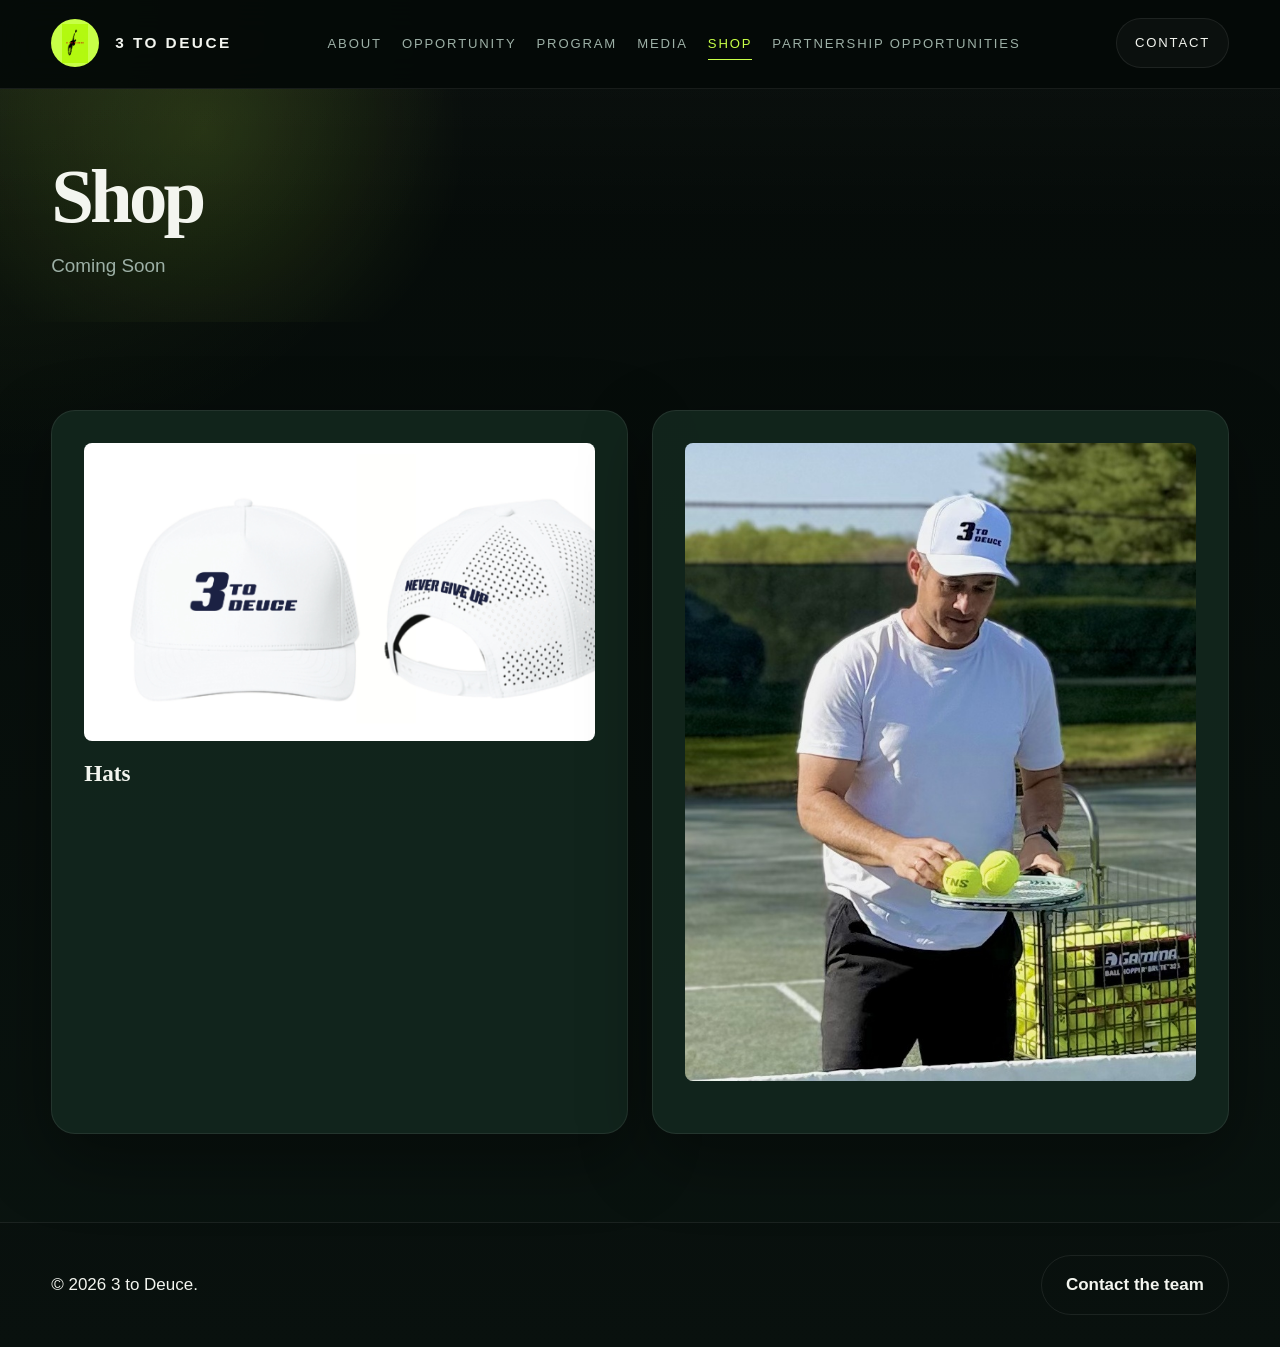
<file: shop.html>
<!DOCTYPE html>
<html lang="en">
<head>
    <meta charset="UTF-8">
    <meta name="viewport" content="width=device-width, initial-scale=1.0">
    <title>3 to Deuce | Shop</title>
    <link rel="stylesheet" href="styles.css?v=20260527">
</head>
<body data-page="shop">
    <header>
        <nav class="navbar">
            <div class="container nav-shell">
                <a class="brand-lockup" href="index.html" aria-label="3 to Deuce home">
                    <span class="brand-mark"><img src="images/updated-logo-accent.png?v=20260527" alt="" aria-hidden="true"></span>
                    <span class="brand-copy">
                        <strong>3 to Deuce</strong>
                    </span>
                </a>
                <ul class="nav-menu nav-menu-desktop">
                    <li><a href="about.html">About</a></li>
                    <li><a href="opportunity.html">Opportunity</a></li>
                    <li><a href="program.html">Program</a></li>
                    <li><a href="media.html">Media</a></li>
                    <li><a href="shop.html">Shop</a></li>
                    <li><a href="sponsorship.html">Partnership Opportunities</a></li>
                </ul>
                <div class="nav-actions">
                    <a href="contact.html" class="nav-contact">Contact</a>
                    <button class="menu-toggle" type="button" aria-expanded="false" aria-controls="site-menu">
                        <span>Menu</span>
                        <span class="menu-toggle-icon" aria-hidden="true"></span>
                    </button>
                </div>
            </div>
            <div class="nav-panel" id="site-menu">
                <div class="container nav-panel-inner">
                    <ul class="nav-menu">
                        <li><a href="index.html">Home</a></li>
                        <li><a href="about.html">About</a></li>
                        <li><a href="opportunity.html">Opportunity</a></li>
                        <li><a href="program.html">The Program</a></li>
                        <li><a href="media.html">Media</a></li>
                        <li><a href="shop.html">Shop</a></li>
                        <li><a href="sponsorship.html">Partnership Opportunities</a></li>
                        <li><a href="contact.html">Contact</a></li>
                    </ul>
                </div>
            </div>
        </nav>
    </header>

    <main>
        <section class="page-hero">
            <div class="container">
                <h1>Shop</h1>
                <p class="lead">Coming Soon</p>
            </div>
        </section>

        <section class="section">
            <div class="container">
                <div class="grid two-column">
                    <div class="card reveal">
                        <img src="images/hat-white.jpg?v=20260527" alt="3 to Deuce white hat — front and back" class="product-photo">
                        <h3>Hats</h3>
                    </div>
                    <div class="card reveal">
                        <img src="images/hat-2.jpg?v=20260527" alt="3 to Deuce hat" class="product-photo">
                    </div>
                </div>
            </div>
        </section>
    </main>

    <footer class="site-footer-minimal">
        <div class="container footer-grid">
            <p>&copy; 2026 3 to Deuce.</p>
            <a href="contact.html" class="cta-button ghost">Contact the team</a>
        </div>
    </footer>
    <script src="script.js?v=20260527"></script>
</body>
</html>
</file>
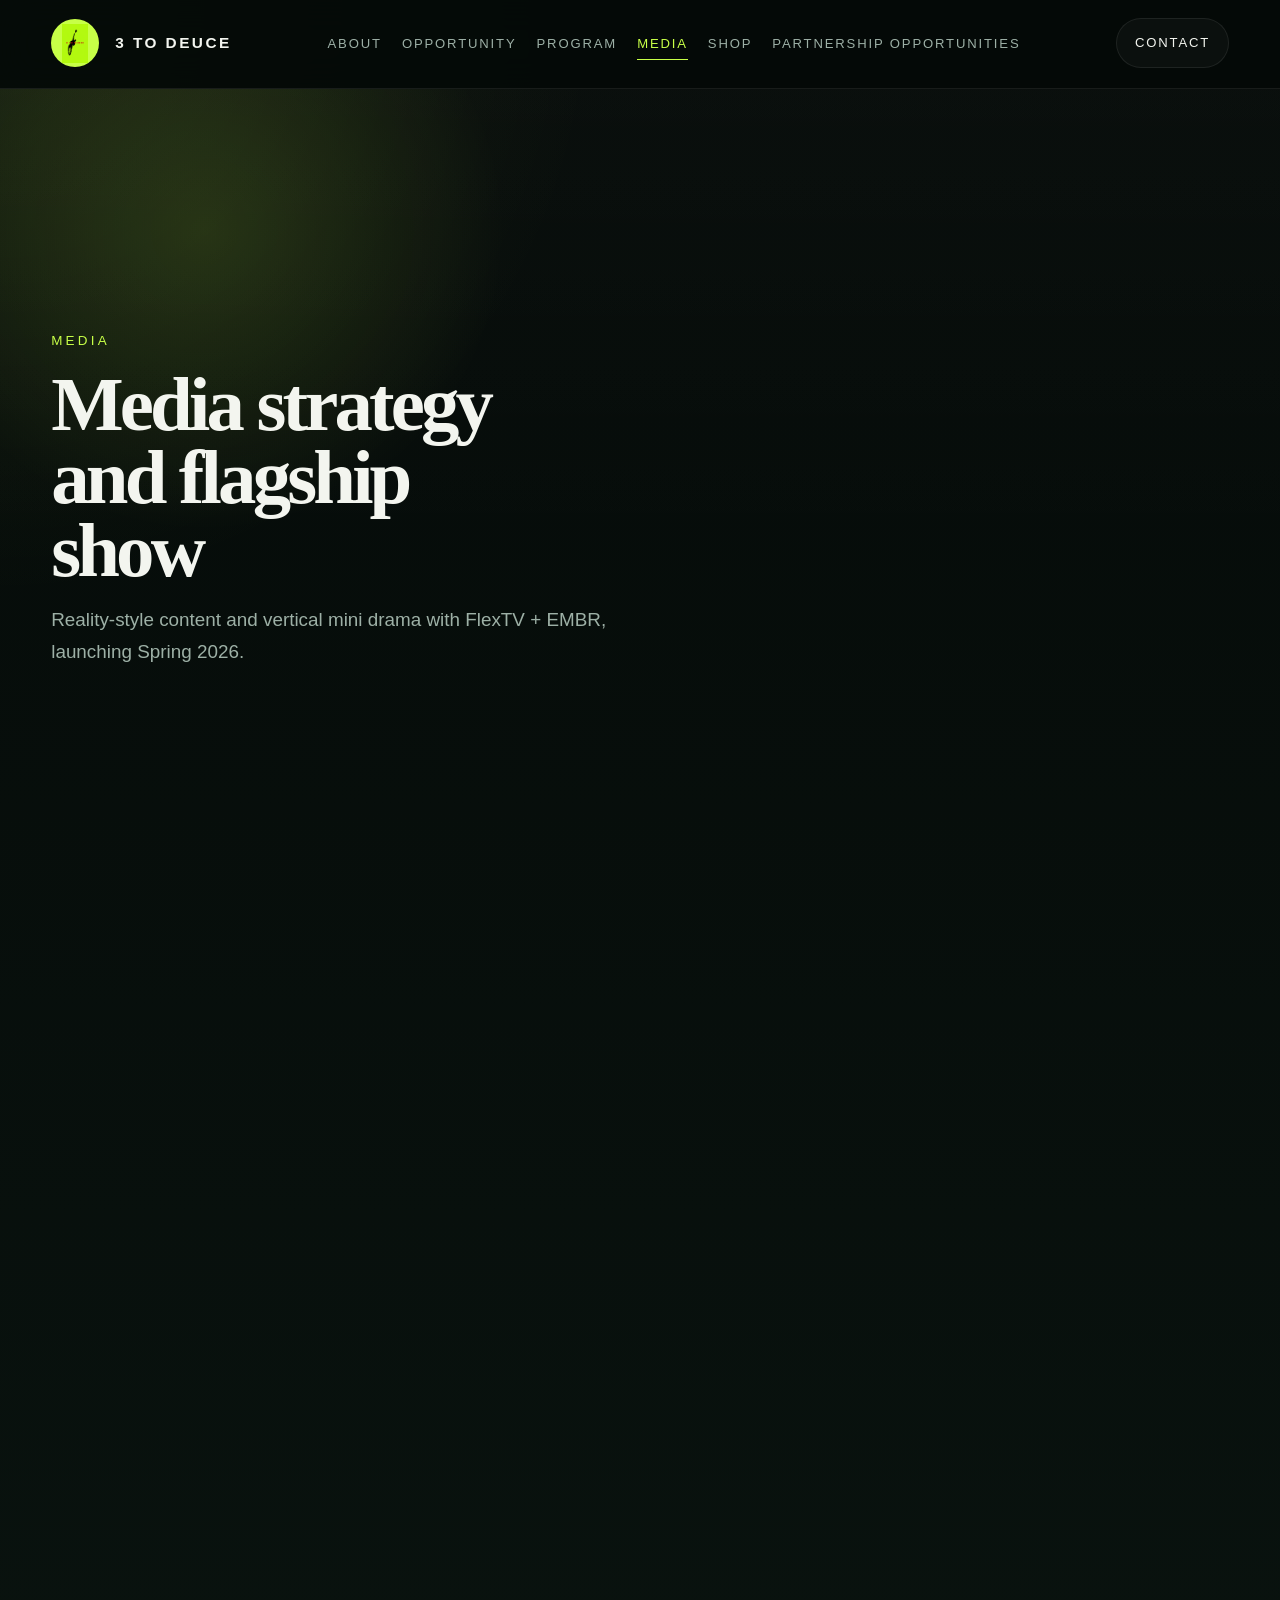
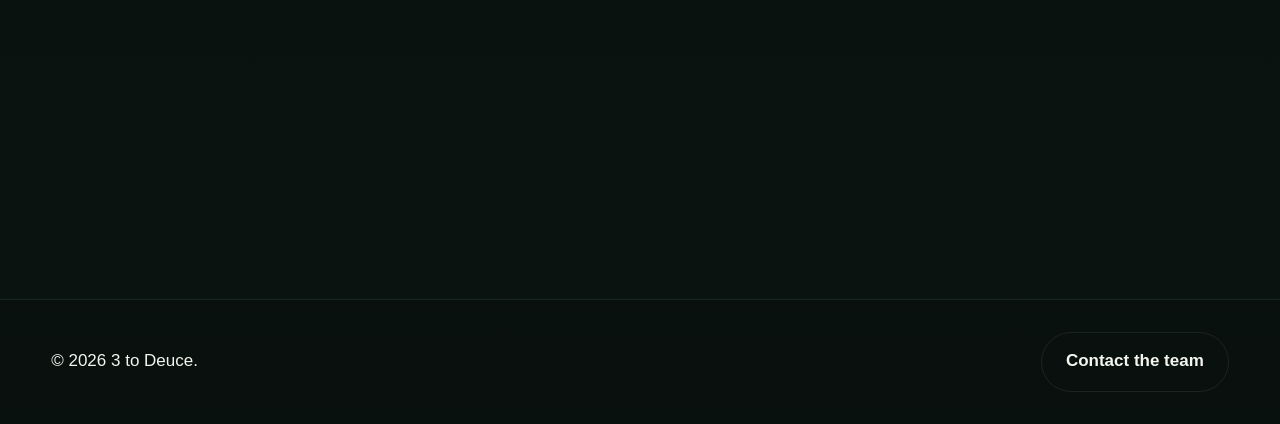
<file: shows.html>
<!DOCTYPE html>
<html lang="en">
<head>
    <meta charset="UTF-8">
    <meta http-equiv="refresh" content="0; url=media.html">
    <meta name="viewport" content="width=device-width, initial-scale=1.0">
    <title>3 to Deuce | Media</title>
</head>
<body>
    <p>Redirecting to <a href="media.html">Media</a>.</p>
</body>
</html>
</file>
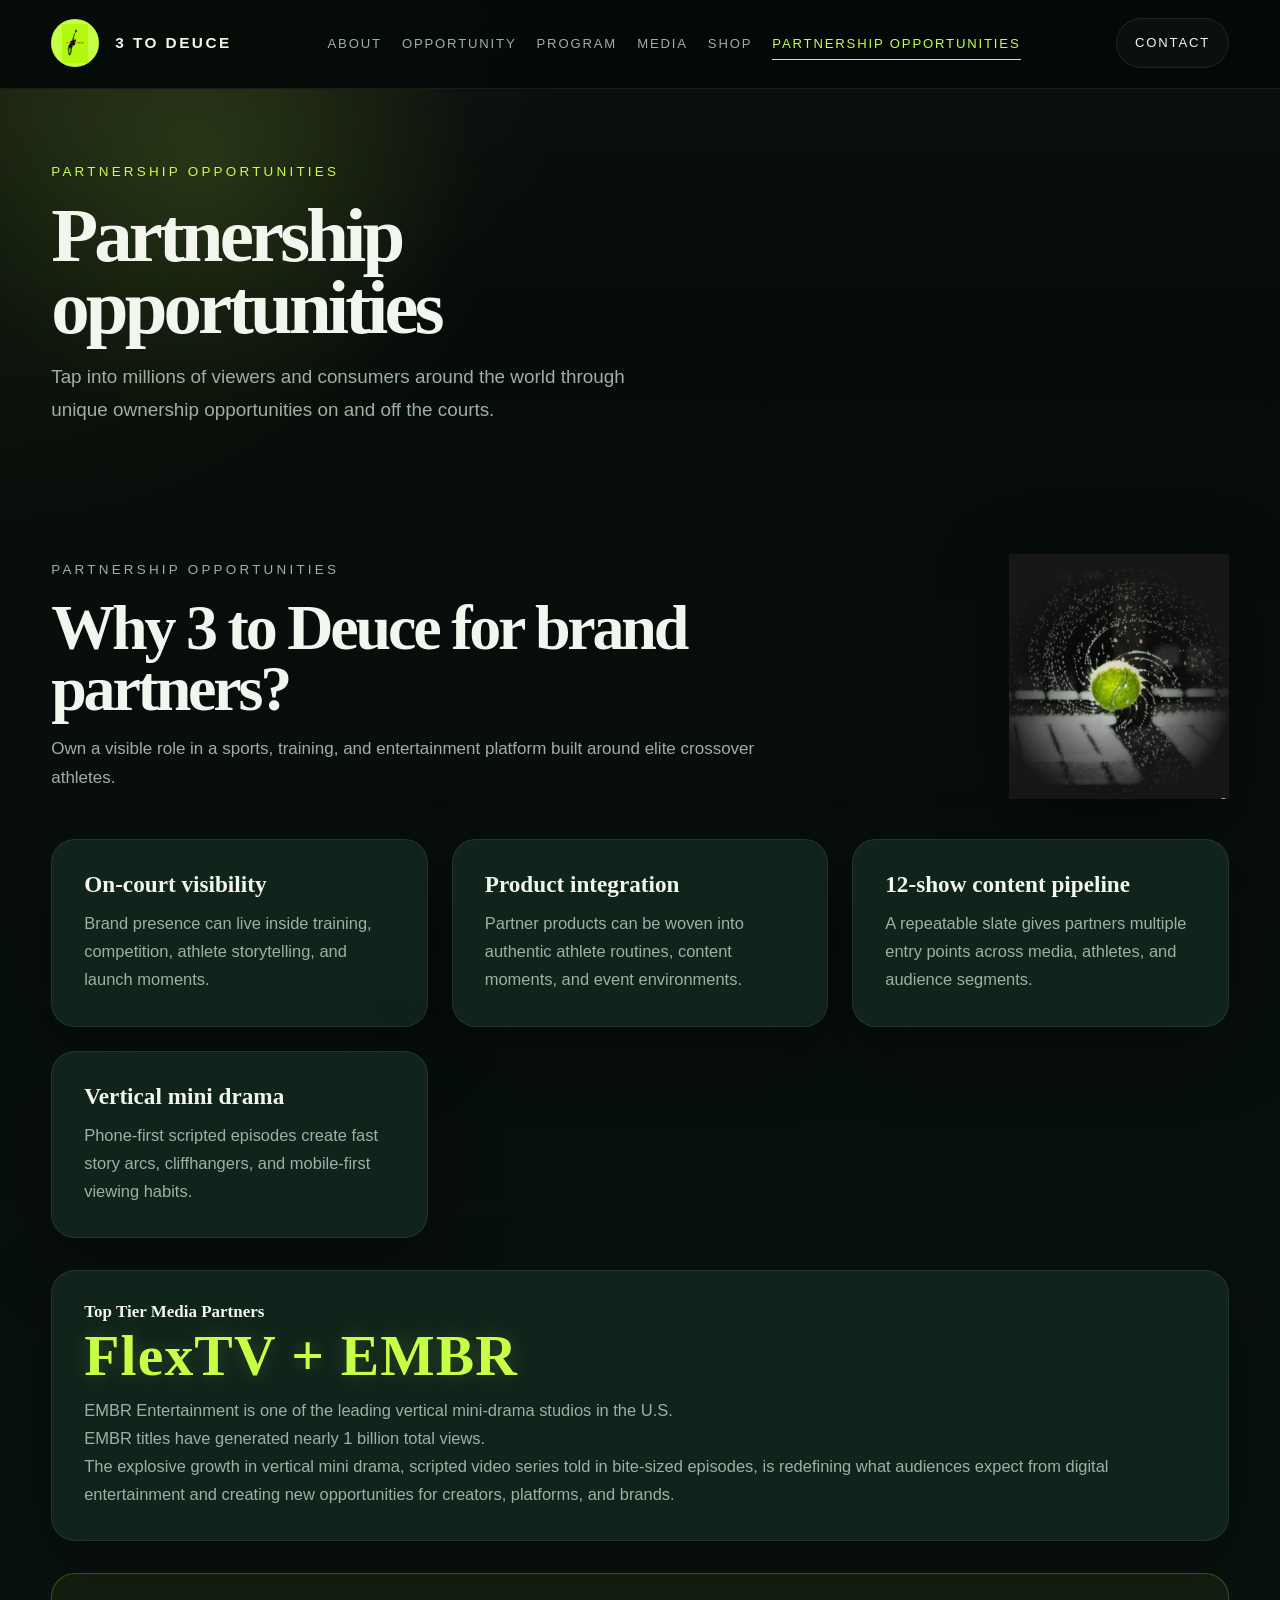
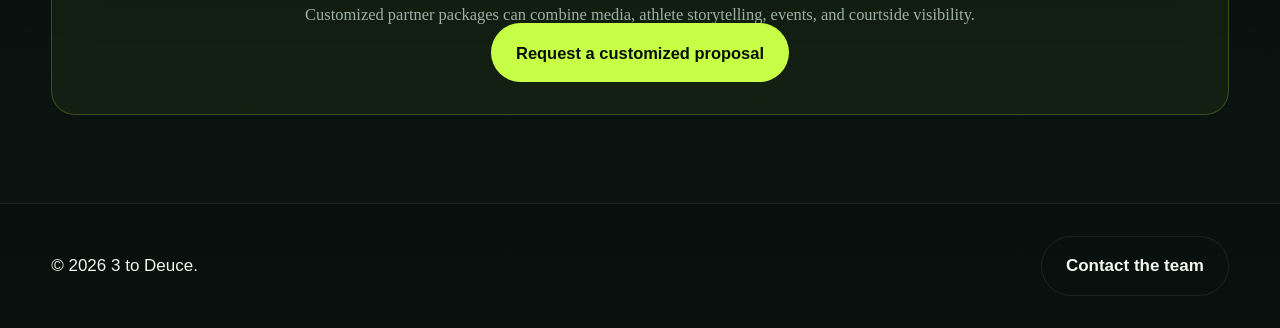
<file: sponsorship.html>
<!DOCTYPE html>
<html lang="en">
<head>
    <meta charset="UTF-8">
    <meta name="viewport" content="width=device-width, initial-scale=1.0">
    <title>3 to Deuce | Partnership Opportunities</title>
    <link rel="stylesheet" href="styles.css?v=20260527">
</head>
<body data-page="sponsorship">
    <header>
        <nav class="navbar">
            <div class="container nav-shell">
                <a class="brand-lockup" href="index.html" aria-label="3 to Deuce home">
                    <span class="brand-mark"><img src="images/updated-logo-accent.png?v=20260527" alt="" aria-hidden="true"></span>
                    <span class="brand-copy">
                        <strong>3 to Deuce</strong>
                    </span>
                </a>
                <ul class="nav-menu nav-menu-desktop">
                    <li><a href="about.html">About</a></li>
                    <li><a href="opportunity.html">Opportunity</a></li>
                    <li><a href="program.html">Program</a></li>
                    <li><a href="media.html">Media</a></li>
                    <li><a href="shop.html">Shop</a></li>
                    <li><a href="sponsorship.html">Partnership Opportunities</a></li>
                </ul>
                <div class="nav-actions">
                    <a href="contact.html" class="nav-contact">Contact</a>
                    <button class="menu-toggle" type="button" aria-expanded="false" aria-controls="site-menu">
                        <span>Menu</span>
                        <span class="menu-toggle-icon" aria-hidden="true"></span>
                    </button>
                </div>
            </div>
            <div class="nav-panel" id="site-menu">
                <div class="container nav-panel-inner">
                    <ul class="nav-menu">
                        <li><a href="index.html">Home</a></li>
                        <li><a href="about.html">About</a></li>
                        <li><a href="opportunity.html">Opportunity</a></li>
                        <li><a href="program.html">The Program</a></li>
                        <li><a href="media.html">Media</a></li>
                        <li><a href="shop.html">Shop</a></li>
                        <li><a href="sponsorship.html">Partnership Opportunities</a></li>
                        <li><a href="contact.html">Contact</a></li>
                    </ul>
                </div>
            </div>
        </nav>
    </header>

    <main>
        <section class="page-hero">
            <div class="container">
                <p class="eyebrow">Partnership Opportunities</p>
                <h1>Partnership opportunities</h1>
                <p class="lead">Tap into millions of viewers and consumers around the world through unique ownership opportunities on and off the courts.</p>
            </div>
        </section>

        <section class="section">
            <div class="container">
                <div class="sponsorship-hero reveal">
                    <div class="section-header section-header-left">
                        <p class="eyebrow">Partnership Opportunities</p>
                        <h2>Why 3 to Deuce for brand partners?</h2>
                        <p>Own a visible role in a sports, training, and entertainment platform built around elite crossover athletes.</p>
                    </div>
                    <div class="sponsorship-visual">
                        <img src="images/tennis-ball.png?v=20260527" alt="Tennis ball splash">
                    </div>
                </div>
                <div class="grid two-column">
                    <div class="card reveal">
                        <h3>On-court visibility</h3>
                        <p>Brand presence can live inside training, competition, athlete storytelling, and launch moments.</p>
                    </div>
                    <div class="card reveal">
                        <h3>Product integration</h3>
                        <p>Partner products can be woven into authentic athlete routines, content moments, and event environments.</p>
                    </div>
                    <div class="card reveal">
                        <h3>12-show content pipeline</h3>
                        <p>A repeatable slate gives partners multiple entry points across media, athletes, and audience segments.</p>
                    </div>
                    <div class="card reveal">
                        <h3>Vertical mini drama</h3>
                        <p>Phone-first scripted episodes create fast story arcs, cliffhangers, and mobile-first viewing habits.</p>
                    </div>
                </div>
                <div class="media-panel highlight reveal">
                    <h4>Top Tier Media Partners</h4>
                    <h3 class="partner-name">FlexTV + EMBR</h3>
                    <p>EMBR Entertainment is one of the leading vertical mini-drama studios in the U.S.</p>
                    <p>EMBR titles have generated nearly 1 billion total views.</p>
                    <p>The explosive growth in vertical mini drama, scripted video series told in bite-sized episodes, is redefining what audiences expect from digital entertainment and creating new opportunities for creators, platforms, and brands.</p>
                </div>
                <div class="cta-panel reveal">
                    <p>Customized partner packages can combine media, athlete storytelling, events, and courtside visibility.</p>
                    <a href="contact.html" class="cta-button primary">Request a customized proposal</a>
                </div>
            </div>
        </section>
    </main>

    <footer class="site-footer-minimal">
        <div class="container footer-grid">
            <p>&copy; 2026 3 to Deuce.</p>
            <a href="contact.html" class="cta-button ghost">Contact the team</a>
        </div>
    </footer>
    <script src="script.js?v=20260527"></script>
</body>
</html>
</file>
<file: styles.css>
* {
    margin: 0;
    padding: 0;
    box-sizing: border-box;
}

:root {
    --bg: #050a08;
    --bg-2: #0a1410;
    --surface: #0e1c17;
    --surface-2: #13261e;
    --card: rgba(19, 38, 30, 0.92);
    --text: #f3f5ef;
    --muted: #9db0a6;
    --accent: #c7ff47;
    --accent-dark: #9dd12a;
    --line: rgba(255, 255, 255, 0.08);
    --shadow: 0 24px 70px rgba(0, 0, 0, 0.38);
    --font-sans: "Avenir Next", "Helvetica Neue", "Arial Narrow", sans-serif;
    --font-serif: "Iowan Old Style", "Palatino Linotype", "Book Antiqua", serif;
}

html {
    scroll-behavior: smooth;
}

body {
    font-family: var(--font-sans);
    font-size: 17px;
    line-height: 1.7;
    color: var(--text);
    background:
        radial-gradient(circle at top left, rgba(199, 255, 71, 0.09), transparent 25%),
        linear-gradient(180deg, var(--bg) 0%, var(--bg-2) 100%);
}

img {
    max-width: 100%;
    display: block;
}

a {
    color: inherit;
}

.container {
    width: min(1240px, 92vw);
    margin: 0 auto;
}

.navbar {
    position: sticky;
    top: 0;
    z-index: 30;
    background: rgba(5, 10, 8, 0.92);
    backdrop-filter: blur(18px);
    border-bottom: 1px solid var(--line);
}

.navbar.scrolled {
    box-shadow: 0 14px 40px rgba(0, 0, 0, 0.35);
}

.nav-shell {
    display: flex;
    align-items: center;
    justify-content: space-between;
    gap: 1.25rem;
    padding: 1.15rem 0;
}

.brand-lockup {
    display: inline-flex;
    align-items: center;
    gap: 1rem;
    text-decoration: none;
    flex-shrink: 0;
}

.brand-mark {
    display: inline-flex;
    align-items: center;
    justify-content: center;
    width: 48px;
    height: 48px;
    border-radius: 999px;
    overflow: hidden;
    background: var(--accent);
    color: #071008;
    font-size: 1.05rem;
    font-weight: 800;
}

.brand-mark img {
    width: 82%;
    height: 82%;
    object-fit: contain;
}

.brand-copy {
    display: flex;
    flex-direction: column;
    gap: 0.1rem;
}

.brand-copy strong {
    text-transform: uppercase;
    letter-spacing: 0.16em;
    font-size: 0.96rem;
}

.brand-copy span {
    color: var(--muted);
    font-size: 0.84rem;
}

.nav-menu {
    list-style: none;
}

.nav-menu-desktop {
    display: flex;
    align-items: center;
    justify-content: center;
    gap: 1.25rem;
    flex: 1;
    min-width: 0;
}

.nav-menu-desktop a,
.nav-contact,
.menu-toggle {
    text-decoration: none;
    text-transform: uppercase;
    letter-spacing: 0.14em;
    font-size: 0.82rem;
}

.nav-menu-desktop a {
    color: var(--muted);
    padding: 0.5rem 0;
    border-bottom: 1px solid transparent;
}

.nav-menu-desktop a:hover,
.nav-menu-desktop a.is-active {
    color: var(--accent);
    border-color: var(--accent);
}

.nav-actions {
    display: flex;
    align-items: center;
    gap: 0.75rem;
}

.nav-contact,
.menu-toggle,
.cta-button,
.submit-button {
    border-radius: 999px;
}

.nav-contact,
.menu-toggle {
    display: inline-flex;
    align-items: center;
    gap: 0.75rem;
    min-height: 46px;
    padding: 0.8rem 1.1rem;
    border: 1px solid var(--line);
    background: rgba(255, 255, 255, 0.03);
}

.nav-contact:hover,
.menu-toggle:hover {
    border-color: rgba(199, 255, 71, 0.45);
    color: var(--accent);
}

.nav-contact.is-active {
    background: var(--accent);
    color: #071008;
    border-color: var(--accent);
}

.menu-toggle {
    display: none;
    color: var(--text);
    cursor: pointer;
}

.menu-toggle-icon,
.menu-toggle-icon::before,
.menu-toggle-icon::after {
    display: block;
    width: 18px;
    height: 1.5px;
    background: currentColor;
    transition: transform 0.25s ease;
    content: "";
}

.menu-toggle-icon {
    position: relative;
}

.menu-toggle-icon::before,
.menu-toggle-icon::after {
    position: absolute;
    left: 0;
}

.menu-toggle-icon::before {
    top: -6px;
}

.menu-toggle-icon::after {
    top: 6px;
}

.navbar.menu-open .menu-toggle-icon {
    background: transparent;
}

.navbar.menu-open .menu-toggle-icon::before {
    transform: translateY(6px) rotate(45deg);
}

.navbar.menu-open .menu-toggle-icon::after {
    transform: translateY(-6px) rotate(-45deg);
}

.nav-panel {
    max-height: 0;
    overflow: hidden;
    border-top: 1px solid transparent;
    transition: max-height 0.3s ease, border-color 0.3s ease;
}

.navbar.menu-open .nav-panel {
    max-height: 420px;
    border-color: var(--line);
}

.nav-panel-inner {
    display: block;
    padding: 1.5rem 0 2rem;
}

.nav-panel .nav-menu {
    display: grid;
    grid-template-columns: repeat(2, minmax(180px, 1fr));
    gap: 0.8rem 1.5rem;
}

.nav-panel .nav-menu a {
    text-decoration: none;
    font-family: var(--font-serif);
    font-size: clamp(1.2rem, 2vw, 1.6rem);
    line-height: 1.1;
}

.nav-panel .nav-menu a:hover,
.nav-panel .nav-menu a.is-active {
    color: var(--accent);
}

.hero,
.page-hero {
    position: relative;
    overflow: hidden;
}

.hero {
    padding: 5rem 0 5rem;
}

.page-hero {
    padding: 4.5rem 0 2.5rem;
}

.hero::before,
.page-hero::before {
    content: "";
    position: absolute;
    inset: 0;
    background:
        radial-gradient(circle at 16% 18%, rgba(199, 255, 71, 0.12), transparent 24%),
        linear-gradient(180deg, rgba(255, 255, 255, 0.02), transparent 60%);
    pointer-events: none;
}

.hero-content,
.page-hero .container {
    position: relative;
    z-index: 1;
}

.hero-content {
    display: grid;
    grid-template-columns: minmax(0, 1.05fr) minmax(320px, 0.95fr);
    gap: 3.25rem;
    align-items: center;
}

.eyebrow {
    margin-bottom: 1rem;
    color: var(--accent);
    text-transform: uppercase;
    letter-spacing: 0.24em;
    font-size: 0.84rem;
}

.hero-copy h1,
.page-hero h1,
.section-header h2 {
    font-family: var(--font-serif);
    line-height: 0.95;
    letter-spacing: -0.05em;
}

.hero-copy h1 {
    max-width: 9ch;
    font-size: clamp(3.4rem, 7vw, 6.9rem);
    margin-bottom: 1.4rem;
}

.page-hero h1 {
    max-width: 12ch;
    font-size: clamp(3rem, 6vw, 5.4rem);
    margin-bottom: 1rem;
}

.section-header {
    max-width: 760px;
    margin: 0 auto 3rem;
    text-align: center;
}

.section-header-left {
    margin: 0;
    text-align: left;
}

.section-header h2 {
    font-size: clamp(2.3rem, 5vw, 4.1rem);
    margin-bottom: 1rem;
}

.section-header p,
.lead,
.hero-summary,
.page-hero .lead {
    color: var(--muted);
}

.lead {
    max-width: 38rem;
    font-size: 1.18rem;
}

.hero-summary {
    max-width: 34rem;
    margin-top: 1.5rem;
    padding-top: 1.5rem;
    border-top: 1px solid var(--line);
}

.cta-group {
    display: flex;
    flex-wrap: wrap;
    gap: 1rem;
    margin-top: 2rem;
}

.cta-button {
    display: inline-flex;
    align-items: center;
    justify-content: center;
    min-height: 50px;
    padding: 0.9rem 1.5rem;
    border: 1px solid transparent;
    font-weight: 700;
    text-decoration: none;
}

.cta-button.primary,
.submit-button {
    background: var(--accent);
    color: #071008;
}

.cta-button.primary:hover,
.submit-button:hover {
    background: var(--accent-dark);
}

.cta-button.ghost {
    background: transparent;
    border-color: var(--line);
    color: var(--text);
}

.cta-button.ghost:hover {
    border-color: rgba(199, 255, 71, 0.45);
    color: var(--accent);
}

.hero-visual {
    justify-self: end;
    width: min(100%, 470px);
}

.hero-gallery {
    display: grid;
    grid-template-columns: repeat(2, minmax(0, 1fr));
    gap: 1.25rem;
    align-items: start;
    justify-self: end;
    width: min(100%, 760px);
}

.hero-home .hero-gallery .hero-visual {
    width: 100%;
}

.hero-visual-frame {
    background: #eef0ea;
    border-radius: 30px;
    overflow: hidden;
    border: 1px solid rgba(255, 255, 255, 0.08);
    box-shadow: var(--shadow);
}

.hero-visual-frame img {
    width: 100%;
    aspect-ratio: 4 / 5;
    object-fit: cover;
}

.hero-visual-caption {
    display: flex;
    align-items: center;
    margin-top: 1rem;
    font-size: 0.88rem;
}

.hero-visual-caption span {
    color: var(--accent);
    text-transform: uppercase;
    letter-spacing: 0.18em;
    white-space: nowrap;
}

.hero-visual-caption-detail {
    display: grid;
    gap: 0.45rem;
    align-items: start;
}

.hero-visual-caption-detail p {
    margin: 0;
    color: var(--muted);
    line-height: 1.5;
}

.stats-strip {
    display: grid;
    grid-template-columns: repeat(4, minmax(0, 1fr));
    gap: 1rem;
    margin-top: 3.75rem;
}

.section {
    padding: 5.5rem 0;
}

.section + .section {
    border-top: 1px solid var(--line);
}

.grid {
    display: grid;
    gap: 1.5rem;
}

.grid.two-column {
    grid-template-columns: repeat(auto-fit, minmax(280px, 1fr));
}

.grid.three-column {
    grid-template-columns: repeat(auto-fit, minmax(260px, 1fr));
}

.grid.four-column {
    grid-template-columns: repeat(auto-fit, minmax(220px, 1fr));
}

.stat-card,
.card,
.story-card,
.highlight,
.contact-form,
.contact-info {
    background: var(--card);
    border: 1px solid var(--line);
    box-shadow: var(--shadow);
}

.stat-card {
    border-radius: 22px;
    padding: 1.3rem;
}

.launch-card {
    background: linear-gradient(180deg, rgba(199, 255, 71, 0.14), rgba(199, 255, 71, 0.05));
    border-color: rgba(199, 255, 71, 0.4);
    box-shadow: 0 24px 54px rgba(0, 0, 0, 0.34);
    overflow: hidden;
}

.launch-card .stat {
    color: #e6ff9a;
}

.stat {
    display: block;
    margin-bottom: 0.45rem;
    color: var(--accent);
    text-transform: uppercase;
    letter-spacing: 0.18em;
    font-size: 0.84rem;
}

.launch-badge {
    display: inline-flex;
    align-items: center;
    padding: 0.28rem 0.7rem;
    border-radius: 999px;
    background: rgba(199, 255, 71, 0.14);
    border: 1px solid rgba(199, 255, 71, 0.38);
    color: var(--accent);
    font-weight: 700;
    letter-spacing: 0.06em;
    text-transform: uppercase;
    white-space: nowrap;
}

.launch-copy {
    margin: 0;
    color: rgba(244, 245, 238, 0.84);
    font-size: 1rem;
    letter-spacing: 0.01em;
}

.launch-date {
    margin: 0.45rem 0 0;
    display: grid;
    gap: 0.02rem;
    font-family: var(--font-serif);
    font-size: clamp(1.7rem, 3.2vw, 2.45rem);
    font-weight: 900;
    line-height: 0.92;
    color: var(--accent);
    text-transform: uppercase;
    letter-spacing: 0.01em;
    text-shadow: 0 0 18px rgba(199, 255, 71, 0.18);
}

.launch-date span {
    display: block;
}

.launch-card .launch-date {
    font-size: clamp(1.3rem, 2vw, 1.85rem) !important;
    line-height: 0.96;
    letter-spacing: 0.01em;
    text-shadow: none;
    max-width: 100%;
}

.card,
.story-card,
.highlight,
.cta-panel {
    border-radius: 24px;
    padding: 2rem;
}

.card {
    min-height: 100%;
}

.page-card {
    text-decoration: none;
    transition: transform 0.2s ease, border-color 0.2s ease;
}

.page-card:hover {
    transform: translateY(-4px);
    border-color: rgba(199, 255, 71, 0.45);
}

.card h3,
.card h4,
.story-card h3,
.highlight h4,
.cta-panel p {
    font-family: var(--font-serif);
    line-height: 1.08;
}

.card h3,
.card h4,
.story-card h3 {
    font-size: 1.45rem;
    margin-bottom: 0.8rem;
}

.card p,
.story-card p,
.highlight p,
.contact-info p,
.cta-panel {
    color: var(--muted);
    font-size: 1.03rem;
}

.story-card {
    margin-top: 2rem;
}

.pipeline {
    display: grid;
    grid-template-columns: repeat(auto-fit, minmax(220px, 1fr));
    gap: 1.25rem;
    margin-top: 2rem;
}

.pipeline h4 {
    color: var(--accent);
    margin-bottom: 0.45rem;
}

.media-panel {
    margin-top: 2rem;
}

.media-panel.highlight .partner-name {
    margin: 0.45rem 0 0.85rem;
    font-family: var(--font-serif);
    font-size: clamp(2.4rem, 5vw, 3.6rem) !important;
    font-weight: 900;
    line-height: 0.92;
    color: var(--accent) !important;
    letter-spacing: 0.02em;
    text-shadow: 0 0 18px rgba(199, 255, 71, 0.16);
}

.show-layout {
    display: grid;
    grid-template-columns: minmax(260px, 0.75fr) minmax(0, 1fr);
    gap: 2rem;
    align-items: center;
}

.show-poster img {
    width: 100%;
    border-radius: 20px;
    border: 1px solid var(--line);
}

.show-meta {
    margin-top: 1rem;
    padding-left: 1rem;
    border-left: 2px solid var(--accent);
}

.sponsorship-hero {
    display: grid;
    grid-template-columns: minmax(0, 1fr) 220px;
    gap: 2rem;
    align-items: center;
    margin-bottom: 2.5rem;
}

.sponsorship-visual img {
    filter: drop-shadow(0 18px 38px rgba(0, 0, 0, 0.38));
}

.cta-panel {
    margin-top: 2rem;
    border: 1px solid rgba(199, 255, 71, 0.22);
    background: rgba(199, 255, 71, 0.05);
    text-align: center;
}

.contact-layout {
    display: grid;
    grid-template-columns: repeat(auto-fit, minmax(300px, 1fr));
    gap: 2rem;
}

.contact-form,
.contact-info {
    border-radius: 26px;
    padding: 2rem;
}

.form-group {
    margin-bottom: 1.35rem;
}

label {
    display: block;
    margin-bottom: 0.45rem;
    color: var(--muted);
    text-transform: uppercase;
    letter-spacing: 0.14em;
    font-size: 0.78rem;
}

input,
textarea {
    width: 100%;
    padding: 0.95rem 1rem;
    border-radius: 16px;
    border: 1px solid var(--line);
    background: rgba(255, 255, 255, 0.03);
    color: var(--text);
    font: inherit;
}

input:focus,
textarea:focus {
    outline: 1px solid var(--accent);
    outline-offset: 2px;
}

.submit-button {
    width: 100%;
    min-height: 50px;
    border: none;
    font-size: 1rem;
    font-weight: 700;
    cursor: pointer;
}

footer {
    border-top: 1px solid var(--line);
}

.footer-grid {
    display: flex;
    justify-content: space-between;
    align-items: center;
    gap: 2rem;
    padding: 2rem 0;
}

.footer-logos {
    display: flex;
    align-items: center;
    gap: 0.75rem;
    margin-bottom: 1rem;
}

.footer-logos img {
    height: 34px;
    width: auto;
}

.site-footer-minimal {
    background: rgba(0, 0, 0, 0.15);
}

.reveal {
    opacity: 0;
    transform: translateY(22px);
    transition: opacity 0.7s ease, transform 0.7s ease;
}

.reveal.show {
    opacity: 1;
    transform: translateY(0);
}

@media (max-width: 1080px) {
    .nav-menu-desktop {
        display: none;
    }

    .menu-toggle {
        display: inline-flex;
    }

    .hero-content,
    .stats-strip,
    .show-layout,
    .sponsorship-hero {
        grid-template-columns: 1fr;
    }

    .hero-visual {
        justify-self: start;
    }

    .hero-gallery {
        grid-template-columns: 1fr;
        justify-self: start;
        width: min(100%, 470px);
    }
}

@media (max-width: 840px) {
    .nav-panel .nav-menu {
        grid-template-columns: 1fr;
    }
}

@media (max-width: 640px) {
    .nav-shell {
        flex-wrap: wrap;
    }

    .brand-copy span {
        display: none;
    }

    .nav-actions {
        width: 100%;
        justify-content: space-between;
    }

    .hero,
    .page-hero,
    .section {
        padding-top: 4rem;
        padding-bottom: 4rem;
    }

    .hero-copy h1,
    .page-hero h1 {
        max-width: 100%;
    }

    .cta-group,
    .footer-grid {
        flex-direction: column;
        align-items: flex-start;
    }

    .card,
    .story-card,
    .highlight,
    .cta-panel,
    .contact-form,
    .contact-info {
        padding: 1.5rem;
    }
}

.product-photo {
    width: 100%;
    border-radius: 8px;
    margin-bottom: 1.25rem;
    background: #fff;
}

.product-photo-placeholder {
    aspect-ratio: 4 / 3;
    background: var(--surface-2);
    border: 1px dashed rgba(255, 255, 255, 0.12);
    border-radius: 8px;
    display: flex;
    align-items: center;
    justify-content: center;
    margin-bottom: 1.25rem;
}

.product-photo-placeholder span {
    color: var(--muted);
    font-size: 0.82rem;
    text-transform: uppercase;
    letter-spacing: 0.14em;
}
</file>
